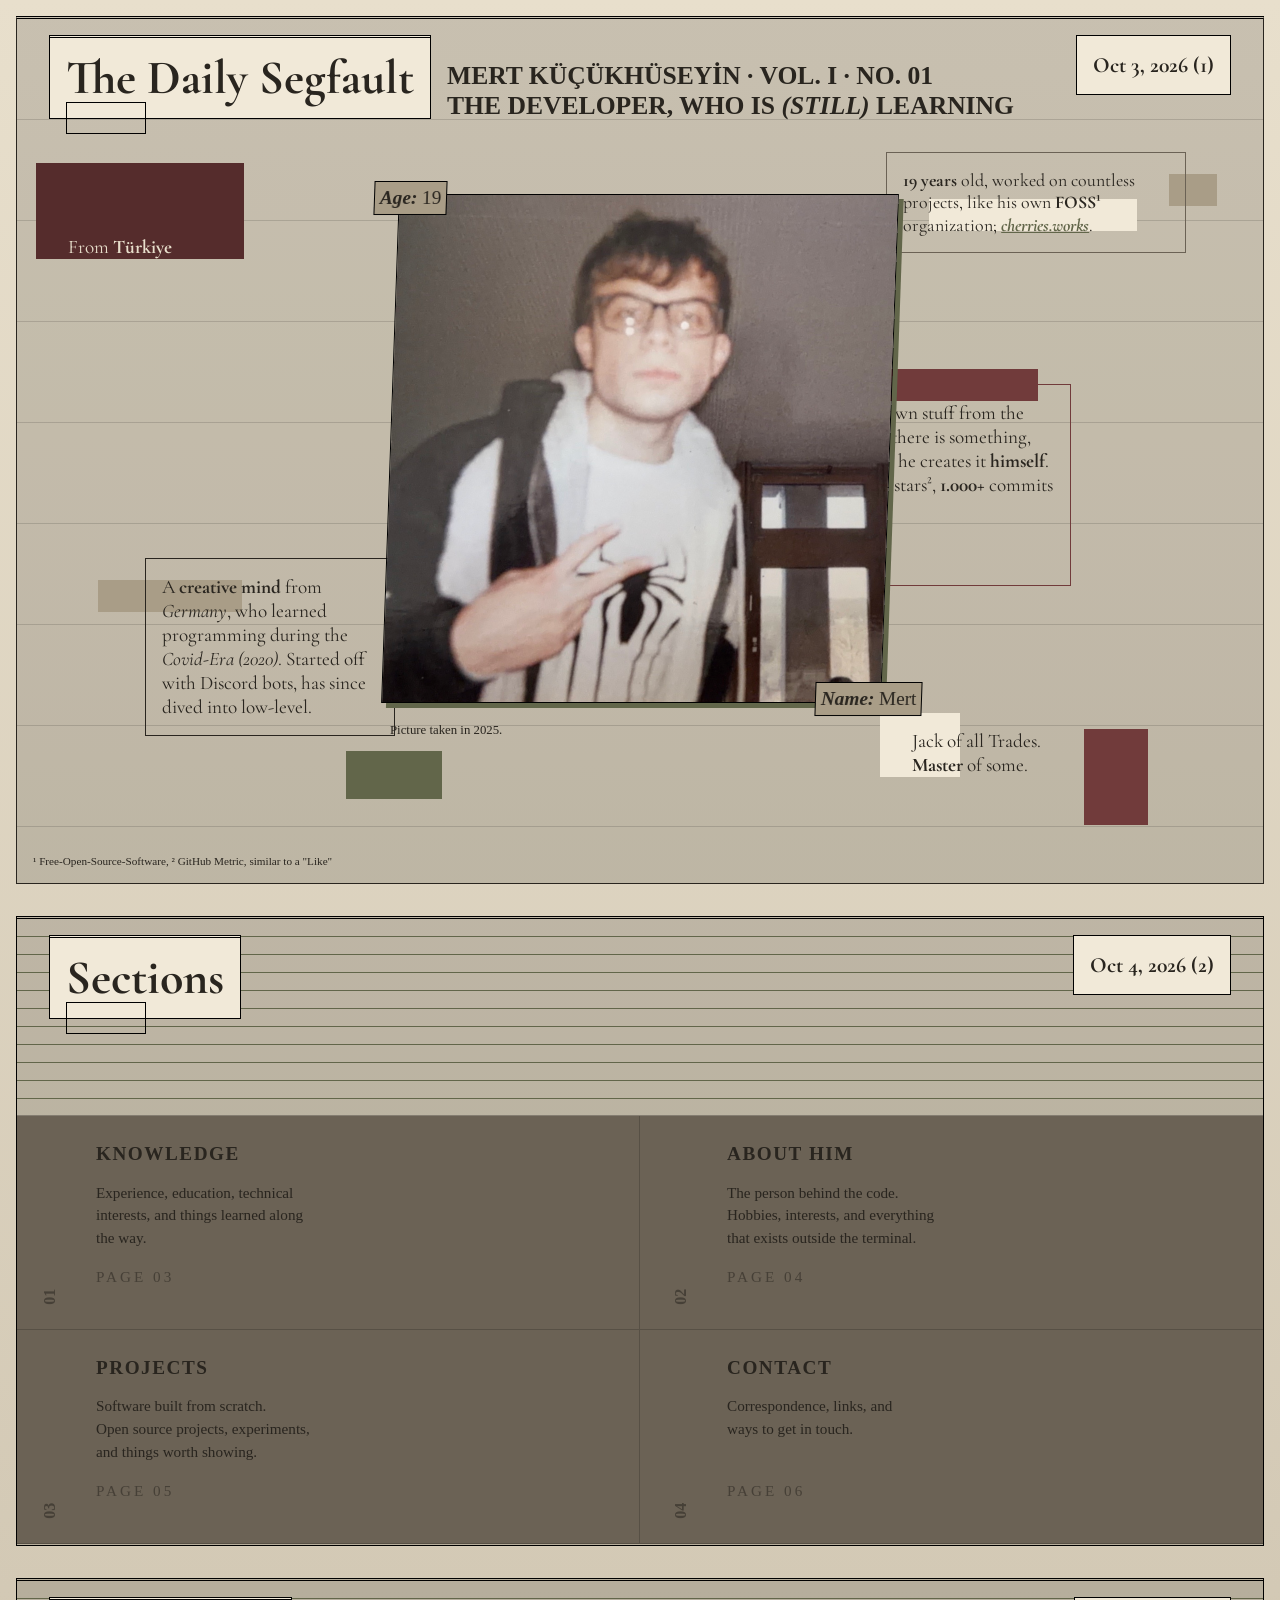
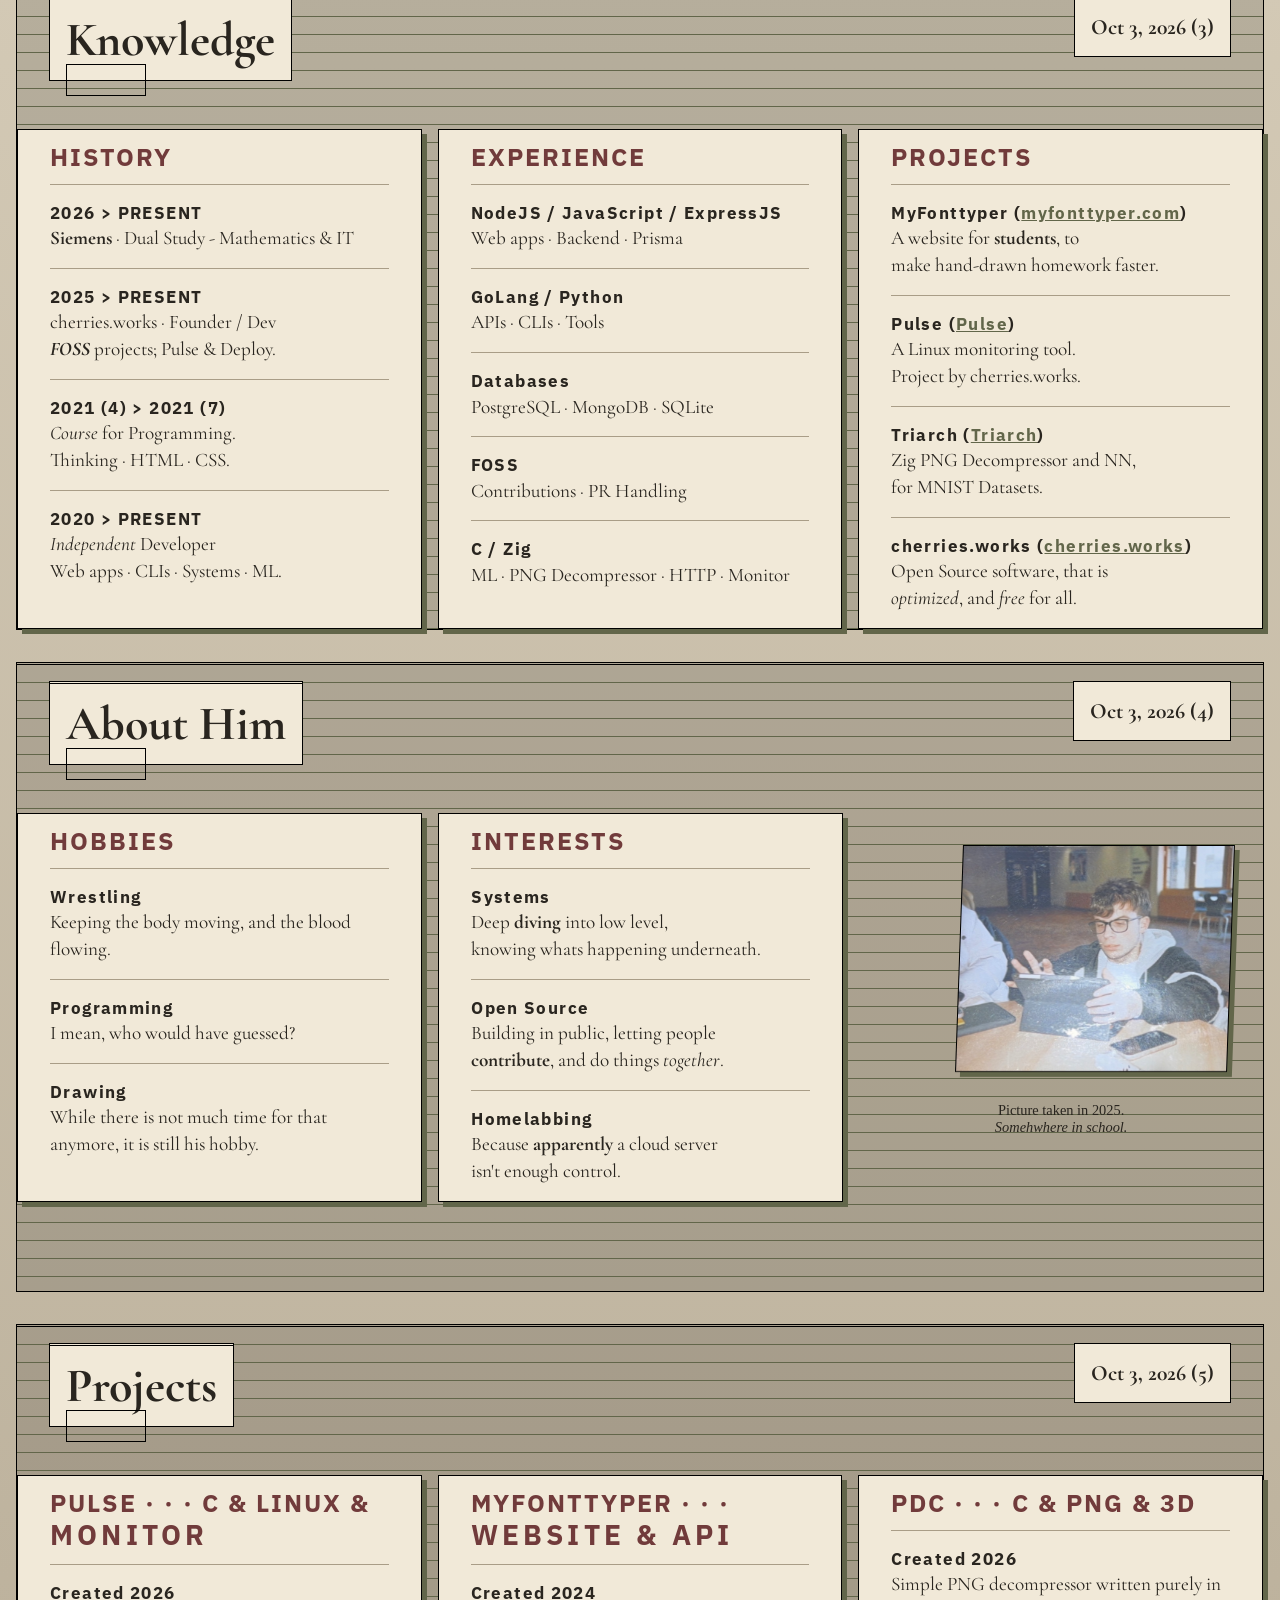
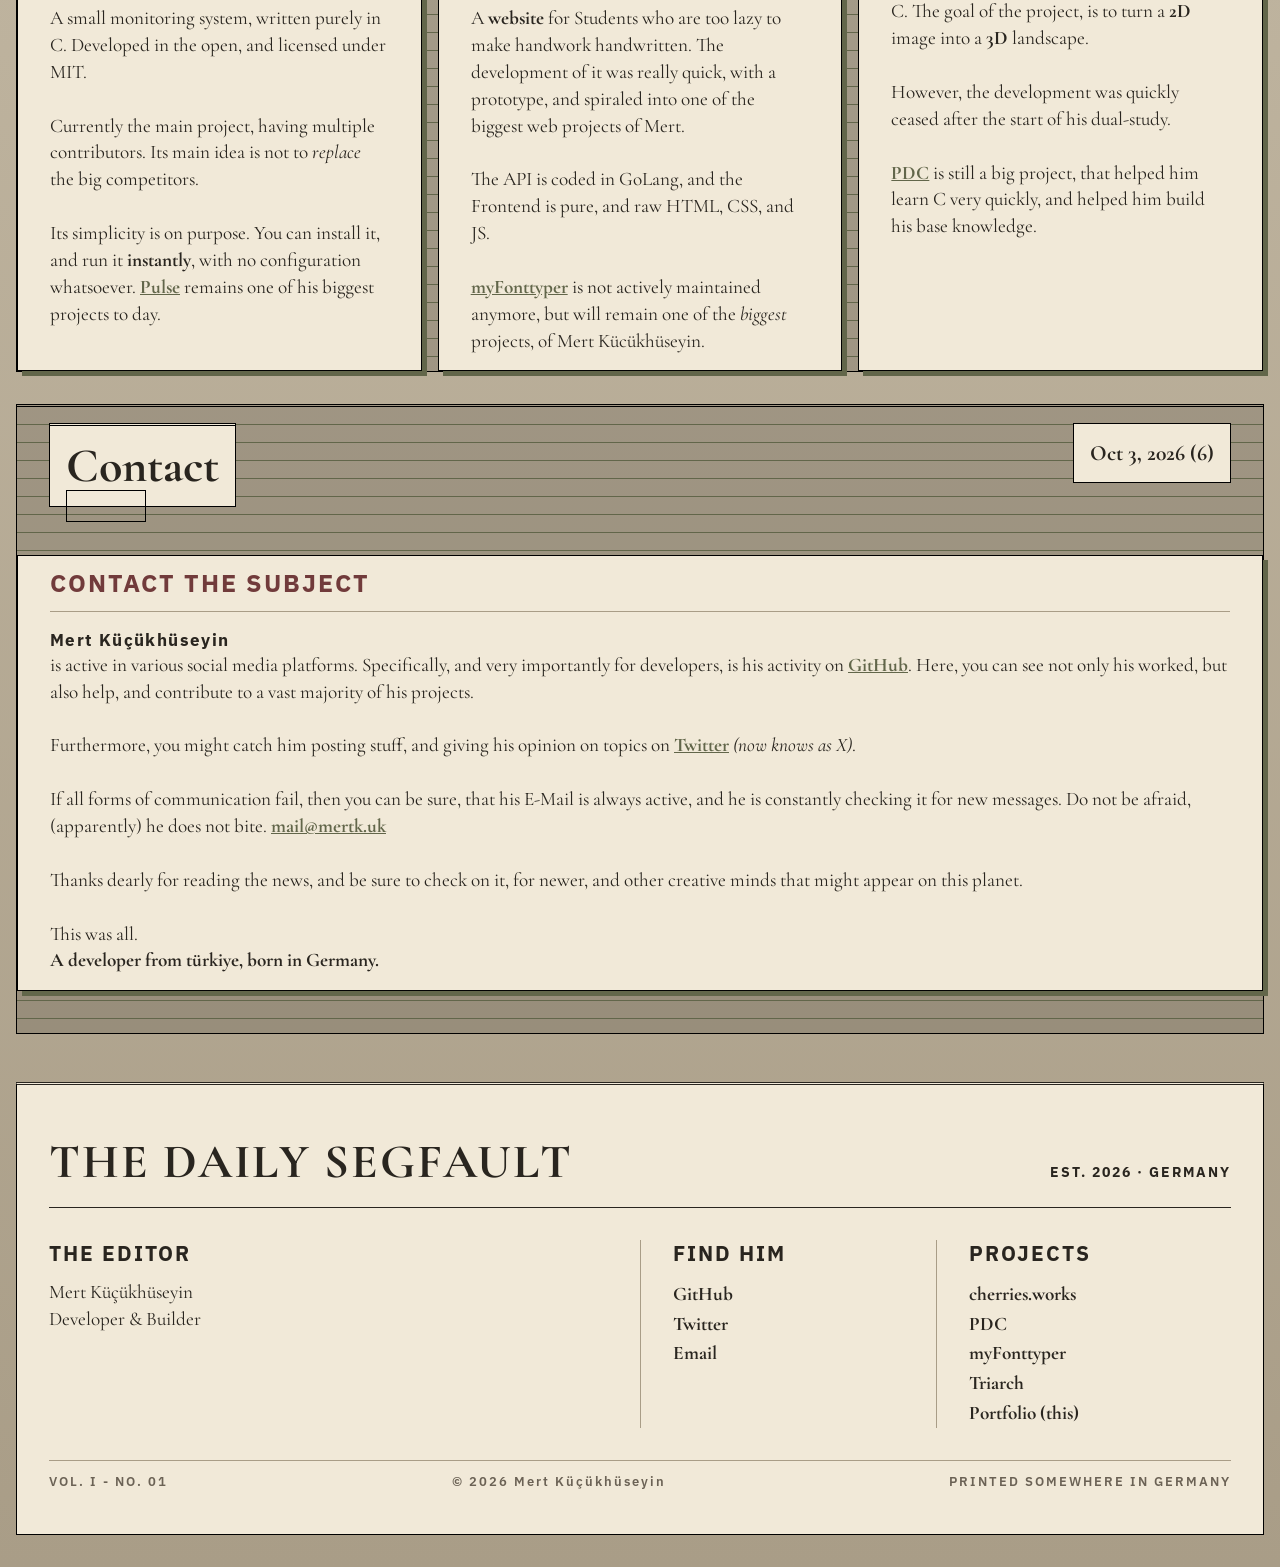
<file: new/index.html>
<!DOCTYPE html>
<html lang="en">
<head>
    <meta charset="UTF-8">
    <meta name="viewport" content="width=device-width, initial-scale=1.0">
    <title>Mert Küçükhüseyin, News</title>
    <link rel="shortcut icon" href="./assets/pfp.jpg" type="image/x-icon">
    <link rel="stylesheet" href="./styles/footer.css">
    <link rel="stylesheet" href="./styles/index.css">
    <link rel="stylesheet" href="./styles/index.animation.css">
    <link rel="stylesheet" href="./styles/index.newspaper.css">
    <link rel="stylesheet" href="./styles/index.newspaper.section.css">
    <link rel="stylesheet" href="./styles/index.pages.css">
</head>
<body>
    <div class="hero">
        <div class="main">
            <div class="newspaper_wrapper">
                <h1 class="newspaper_title">
                    The Daily Segfault
                </h1>
                <h3 class="newspaper_description">
                    MERT KÜÇÜKHÜSEYİN · VOL. I · NO. 01
                    <br>
                    THE DEVELOPER, WHO IS <i>(STILL)</i> LEARNING
                </h3>
                <p class="newspaper_date">
                    Oct 3, 2026 (1)
                </p>
            </div>
            <div class="image_wrapper">
                <img src="assets/me.png" alt="Me, yeah...">
                <p class="taken">
                    Picture taken in 2025.
                </p>
                <p class="name">
                    <b>
                        <i>
                            Name: 
                        </i>
                    </b>
                    Mert
                </p>
                <p class="age">
                    <b>
                        <i>
                            Age: 
                        </i>
                    </b>
                    19
                </p>
            </div>
            <p class="floating_description_1">
                A <b>creative mind</b> from <i>Germany</i>, who learned programming
                during the <i>Covid-Era (2020)</i>. Started off with Discord bots,
                has since dived into low-level.
            </p>
            <p class="floating_description_2">
                <b>19 years</b> old, worked on countless projects, like his
                own <b>FOSS¹</b> organization; <a href="https://cherries.works"><i>cherries.works</i></a>.
            </p>
            <p class="floating_description_3">
                From <b>Türkiye</b>
            </p>
            <p class="floating_description_4">
                Jack of all Trades.
                <br>
                <b>Master</b> of some.
            </p>
            <p class="floating_description_5">
                He <i>builds</i> his own stuff from the <b>ground up</b>.
                If there is something, <b>ANYTHING</b>, he creates it <b>himself</b>.
                <b>5</b> projects, <b>10+</b> stars², <b>1.000+</b> commits this year.
                <br>
                <br>
                Who is <i>he</i>?
            </p>
            <p class="bottom_description">
                ¹ Free-Open-Source-Software, ² GitHub Metric, similar to a "Like"
            </p>
        </div>
    </div>
    <div class="pages">
        <div class="page">
            <div class="newspaper_wrapper">
                <h1 class="newspaper_title">
                    Sections
                </h1>
                <p class="newspaper_date">
                    Oct 4, 2026 (2)
                </p>
            </div>
            <div class="newspaper_sections">
                <div class="newspaper_section">
                    <div class="newspaper_section_number">
                        01
                    </div>
                    <div class="newspaper_section_content">
                        <p class="title">
                            KNOWLEDGE
                        </p>
                        <p>
                            Experience, education, technical
                            <br>
                            interests, and things learned along
                            <br>
                            the way.
                        </p>
                        <p class="newspaper_section_page">
                            PAGE 03
                        </p>
                    </div>
                </div>
                <div class="newspaper_section">
                    <div class="newspaper_section_number">
                        02
                    </div>
                    <div class="newspaper_section_content">
                        <p class="title">
                            ABOUT HIM
                        </p>
                        <p>
                            The person behind the code.
                            <br>
                            Hobbies, interests, and everything
                            <br>
                            that exists outside the terminal.
                        </p>
                        <p class="newspaper_section_page">
                            PAGE 04
                        </p>
                    </div>
                </div>
                <div class="newspaper_section">
                    <div class="newspaper_section_number">
                        03
                    </div>
                    <div class="newspaper_section_content">
                        <p class="title">
                            PROJECTS
                        </p>
                        <p>
                            Software built from scratch.
                            <br>
                            Open source projects, experiments,
                            <br>
                            and things worth showing.
                        </p>
                        <p class="newspaper_section_page">
                            PAGE 05
                        </p>
                    </div>
                </div>
                <div class="newspaper_section">
                    <div class="newspaper_section_number">
                        04
                    </div>
                    <div class="newspaper_section_content">
                        <p class="title">
                            CONTACT
                        </p>
                        <p>
                            Correspondence, links, and
                            <br>
                            ways to get in touch.
                        </p>
                        <p class="newspaper_section_page">
                            PAGE 06
                        </p>
                    </div>
                </div>
            </div>
        </div>
        <div class="page">
            <div class="newspaper_wrapper">
                <h1 class="newspaper_title">
                    Knowledge
                </h1>
                <p class="newspaper_date">
                    Oct 3, 2026 (3)
                </p>
            </div>
            <div class="newspaper_container">
                <div class="newspaper_cards">
                    <p class="title">
                        HISTORY
                    </p>
                    <p>
                        2026 > PRESENT
                        <br>
                        <b>Siemens</b> · Dual Study - Mathematics & IT
                    </p>
                    <p>
                        2025 > PRESENT
                        <br>
                        cherries.works · Founder / Dev
                        <br>
                        <b><i>FOSS</i></b> projects; Pulse & Deploy.
                    </p>
                    <p>
                        2021 (4) > 2021 (7)
                        <br>
                        <i>Course</i> for Programming.
                        <br>
                        Thinking · HTML · CSS.
                    </p>
                    <p>
                        2020 > PRESENT
                        <br>
                        <i>Independent</i> Developer
                        <br>
                        Web apps · CLIs · Systems · ML.
                    </p>
                </div>
                <div class="newspaper_cards">
                    <p class="title">
                        EXPERIENCE
                    </p>
                    <p>
                        NodeJS / JavaScript / <b>ExpressJS</b>
                        <br>
                        Web apps · Backend · Prisma
                    </p>
                    <p>
                        <b>GoLang</b> / Python
                        <br>
                        APIs · CLIs · Tools
                    </p>
                    <p>
                        Databases
                        <br>
                        PostgreSQL · MongoDB · SQLite
                    </p>
                    <p>
                        FOSS
                        <br>
                        Contributions · PR Handling
                    </p>
                    <p>
                        C / Zig
                        <br>
                        ML · PNG Decompressor · HTTP · Monitor
                    </p>
                </div>
                <div class="newspaper_cards">
                    <p class="title">
                        PROJECTS
                    </p>
                    <p>
                        MyFonttyper (<a target="_blank" href="https://myfonttyper.com">myfonttyper.com</a>)                        
                        <br>
                        A website for <b>students</b>, to 
                        <br>
                        make hand-drawn homework faster.
                    </p>
                    <p>
                        Pulse (<a target="_blank" href="https://github.com/cherries-works/pulse">Pulse</a>)
                        <br>
                        A Linux monitoring tool.
                        <br>
                        Project by cherries.works.
                    </p>
                    <p>
                        Triarch (<a target="_blank" href="https://github.com/mertishere/Triarch">Triarch</a>)
                        <br>
                        Zig PNG Decompressor and NN,
                        <br>
                        for MNIST Datasets.
                    </p>
                    <p>
                        cherries.works (<a target="_blank" href="https://cherries.works">cherries.works</a>)
                        <br>
                        Open Source software, that is
                        <br>
                        <i>optimized</i>, and <i>free</i> for all.
                    </p>
                </div>
            </div>
        </div>
        <div class="page">
            <div class="newspaper_wrapper">
                <h1 class="newspaper_title">
                    About Him
                </h1>
                <p class="newspaper_date">
                    Oct 3, 2026 (4)
                </p>
            </div>
            <div class="newspaper_container">
                <div class="newspaper_cards">
                    <p class="title">
                        Hobbies
                    </p>
                    <p>
                        Wrestling
                        <br>
                        Keeping the body moving, and the blood flowing.
                    </p>
                    <p>
                        Programming
                        <br>
                        I mean, who would have guessed?
                    </p>
                    <p>
                        Drawing
                        <br>
                        While there is not much time for that
                        <br>
                        anymore, it is still his hobby.
                    </p>
                </div>
                <div class="newspaper_cards">
                    <p class="title">
                        Interests
                    </p>
                    <p>
                        Systems
                        <br>
                        Deep <b>diving</b> into low level,
                        <br> 
                        knowing whats happening underneath.                        
                    </p>
                    <p>
                        Open Source
                        <br>
                        Building in public, letting people 
                        <br>
                        <b>contribute</b>, and do things <i>together</i>. 
                    </p>
                    <p>
                        Homelabbing
                        <br>
                        Because <b>apparently</b> a cloud server
                        <br>
                        isn't enough control.
                    </p>
                </div>
                <div class="newspaper_me_wrapper">
                    <img class="newspaper_me" src="./assets/me2.jpg" alt="Me, again...">
                    <p class="newspaper_me_info">
                        Picture taken in 2025.
                        <br>
                        <i>Somehwhere in school.</i>
                    </p>
                </div>
            </div>
        </div>
        <div class="page">
            <div class="newspaper_wrapper">
                <h1 class="newspaper_title">
                    Projects
                </h1>
                <p class="newspaper_date">
                    Oct 3, 2026 (5)
                </p>
            </div>
            <div class="newspaper_container newspaper_project">
                <div class="newspaper_cards">
                    <p class="title">
                        Pulse · · · C & Linux & Monitor
                    </p>
                    <p>
                        Created 2026
                        <br>
                        A small monitoring system, written purely in C.
                        Developed in the open, and licensed under MIT.
                        <br>
                        <br>
                        Currently the main project, having multiple
                        contributors. Its main idea is not to <i>replace</i>
                        the big competitors.
                        <br>
                        <br>
                        Its simplicity is on purpose. You can install
                        it, and run it <b>instantly</b>, with no configuration
                        whatsoever. <a href="https://github.com/cherries-works/pulse">Pulse</a> remains
                        one of his biggest projects to day.
                    </p>
                </div>
                <div class="newspaper_cards">
                    <p class="title">
                        myFonttyper · · · Website & API
                    </p>
                    <p>
                        Created 2024
                        <br>
                        A <b>website</b> for Students who are too lazy to make
                        handwork handwritten. The development of it was really 
                        quick, with a prototype, and spiraled into one of the 
                        biggest web projects of Mert.
                        <br>
                        <br>
                        The API is coded in GoLang, and the Frontend is pure, and
                        raw HTML, CSS, and JS.
                        <br>
                        <br>
                        <a href="https://myfonttyper.com">myFonttyper</a> is not actively
                        maintained anymore, but will remain one of the <i>biggest</i> 
                        projects, of Mert Kücükhüseyin.
                    </p>
                </div>
                <div class="newspaper_cards">
                    <p class="title">
                        PDC · · · C & PNG & 3D
                    </p>
                    <p>
                        Created 2026
                        <br>
                        Simple PNG decompressor written purely in C.
                        The goal of the project, is to turn a <b>2D</b> image
                        into a <b>3D</b> landscape.
                        <br>
                        <br>
                        However, the development was quickly ceased after
                        the start of his dual-study.
                        <br>
                        <br>
                        <a href="https://github.com/mertishere/pdc">PDC</a> is still a big project, that helped him learn
                        C very quickly, and helped him build his base knowledge.
                    </p>
                </div>
            </div>
        </div>
        <div class="page">
            <div class="newspaper_wrapper">
                <h1 class="newspaper_title">
                    Contact
                </h1>
                <p class="newspaper_date">
                    Oct 3, 2026 (6)
                </p>
            </div>
            <div class="newspaper_container newspaper_project">
                <div class="newspaper_cards">
                    <p class="title">
                        Contact the Subject
                    </p>
                    <p>
                        Mert Küçükhüseyin
                        <br>
                        is active in various social media platforms. Specifically, and very importantly for developers,
                        is his activity on <a href="https://github.com/mertishere">GitHub</a>. Here, you can see not
                        only his worked, but also help, and contribute to a vast majority of his projects.
                        <br>
                        <br>
                        Furthermore, you might catch him posting stuff, and giving his opinion on topics on <a href="https://x.com/_im_mert">Twitter</a>
                        <i>(now knows as X)</i>.
                        <br>
                        <br>
                        If all forms of communication fail, then you can be sure, that his E-Mail is always active, and he is constantly checking it for new messages. Do not be afraid, (apparently) he does not bite. <a href="mailto:mail@mertk.uk">mail@mertk.uk</a>
                        <br>
                        <br>
                        Thanks dearly for reading the news, and be sure to check on it, for newer, and other creative minds that might appear on this planet.
                        <br>
                        <br>
                        This was all. 
                        <br>
                        <b>
                            A developer from türkiye, born in Germany.
                        </b>
                    </p>
                </div>
            </div>
        </div>
    </div>
    <footer>
        <div class="footer_header">
            <h2>THE DAILY SEGFAULT</h2>
            <span>EST. 2026 · GERMANY</span>
        </div>
        <div class="footer_content">
            <div class="footer_column">
                <h3>THE EDITOR</h3>
                <p>
                    Mert Küçükhüseyin<br>
                    Developer & Builder
                </p>
            </div>
            <div class="footer_column">
                <h3>FIND HIM</h3>
                <a target="_blank" href="https://github.com/mertishere">GitHub</a>
                <a target="_blank" href="https://x.com/_im_mert">Twitter</a>
                <a target="_blank" href="mailto:mail@mertk.uk">Email</a>
            </div>
            <div class="footer_column">
                <h3>PROJECTS</h3>
                <a target="_blank" href="https://cherries.works">cherries.works</a>
                <a target="_blank" href="https://github.com/mertishere/pdc">PDC</a>
                <a target="_blank" href="https://myfonttyper.com">myFonttyper</a>
                <a target="_blank" href="https://github.com/mertishere/Triarch">Triarch</a>
                <a target="_blank" href="https://github.com/mertishere/portfolio">Portfolio (this)</a>
            </div>
        </div>

        <div class="footer_bottom">
            <span>VOL. I - NO. 01</span>
            <span>© 2026 Mert Küçükhüseyin</span>
            <span>PRINTED SOMEWHERE IN GERMANY</span>
        </div>
    </footer>
</body>
</html>
</file>
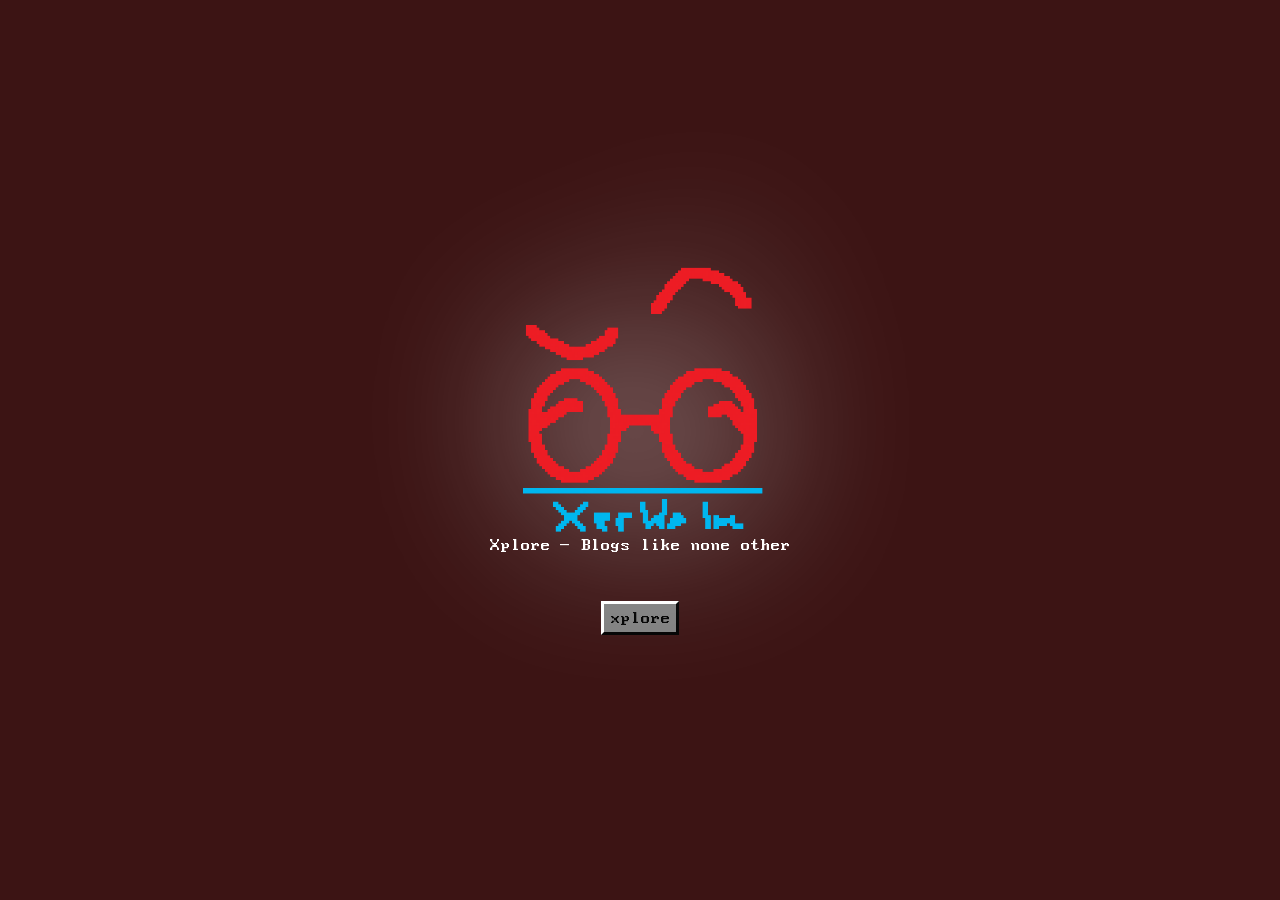
<file: old/blog/index.html>
<!DOCTYPE html>
<html lang="en">
<head>
    <meta charset="UTF-8">
    <meta name="viewport" content="width=device-width, initial-scale=1.0">
    <title>Xplore</title>
    <link rel="stylesheet" href="styles/main.css">
    <link rel="stylesheet" href="styles/boot.css">
    <link rel="icon" href="assets/xplore_logo.png">
    <script src="js/main.js" defer></script>
</head>
<body>
    <div class="introduction_screen">
        <img src="assets/xplore_logo.png" alt="">
        <p>
            Xplore - Blogs like none other
        </p>
        <button class="xplore_button">
            xplore
        </button>
    </div>

    <div class="main_section">
        <nav>
            <p>
                Xplore Blogs
            </p>
        </nav>
        <div class="blogs_wrapper">
            <a 
                class="blog"
                href="../blog/blogs/square_root.html"
                >
                <div class="blog_information_wrapper">
                    <div class="blog_main">
                        <img
                        class="blog_thumbnail" 
                        src="assets/square_root.png" 
                        alt="">
                        <p class="blog_title">
                            Square Root Algorithm
                        </p>
                    </div>
                    <br>
                    <p class="blog_description">
                        Whether it is in school, or in programming, taking the square root of a number is not a rarity. But, how does this simple, yet widely used algorithm work? What is behind this "√" character?
                    </p>
                    <p class="blog_date">
                        09/10/2024
                    </p>
                </div>
            </a>
<!--             
            <a 
                class="blog"
                href="../blog/blogs/dijkstras_algorithm.html"
                >
                <div class="blog_information_wrapper">
                    <div class="blog_main">
                        <img
                        class="blog_thumbnail" 
                        src="assets/dijkstras_algorithm.png" 
                        alt="">
                        <p class="blog_title">
                            Dijkstra's Algorithm
                        </p>
                    </div>
                    <br>
                    <p class="blog_description">
                        Google, and all of the other tools we use for finding locations, need to find the shortest path (the quickest). How do they know though? Let's take a look at one of the widely spread algorithms.
                    </p>
                    <p class="blog_date">
                        09/10/2024
                    </p>
                </div>
            </a>
            
            <a 
                class="blog"
                href="../blog/blogs/binary_search.html"
                >
                <div class="blog_information_wrapper">
                    <div class="blog_main">
                        <img
                        class="blog_thumbnail" 
                        src="assets/binary_search.png" 
                        alt="">
                        <p class="blog_title">
                            Binary Search
                        </p>
                    </div>
                    <br>
                    <p class="blog_description">
                        If you were trying to find an item in an array, it would take you O(n) of time. However, using Binary Search, it only takes O(log n)... How tf-
                    </p>
                    <p class="blog_date">
                        09/10/2024
                    </p>
                </div>
            </a> -->
        </div>
        <footer>Copyright (c)</footer>
    </div>
</body>
</html>
</file>
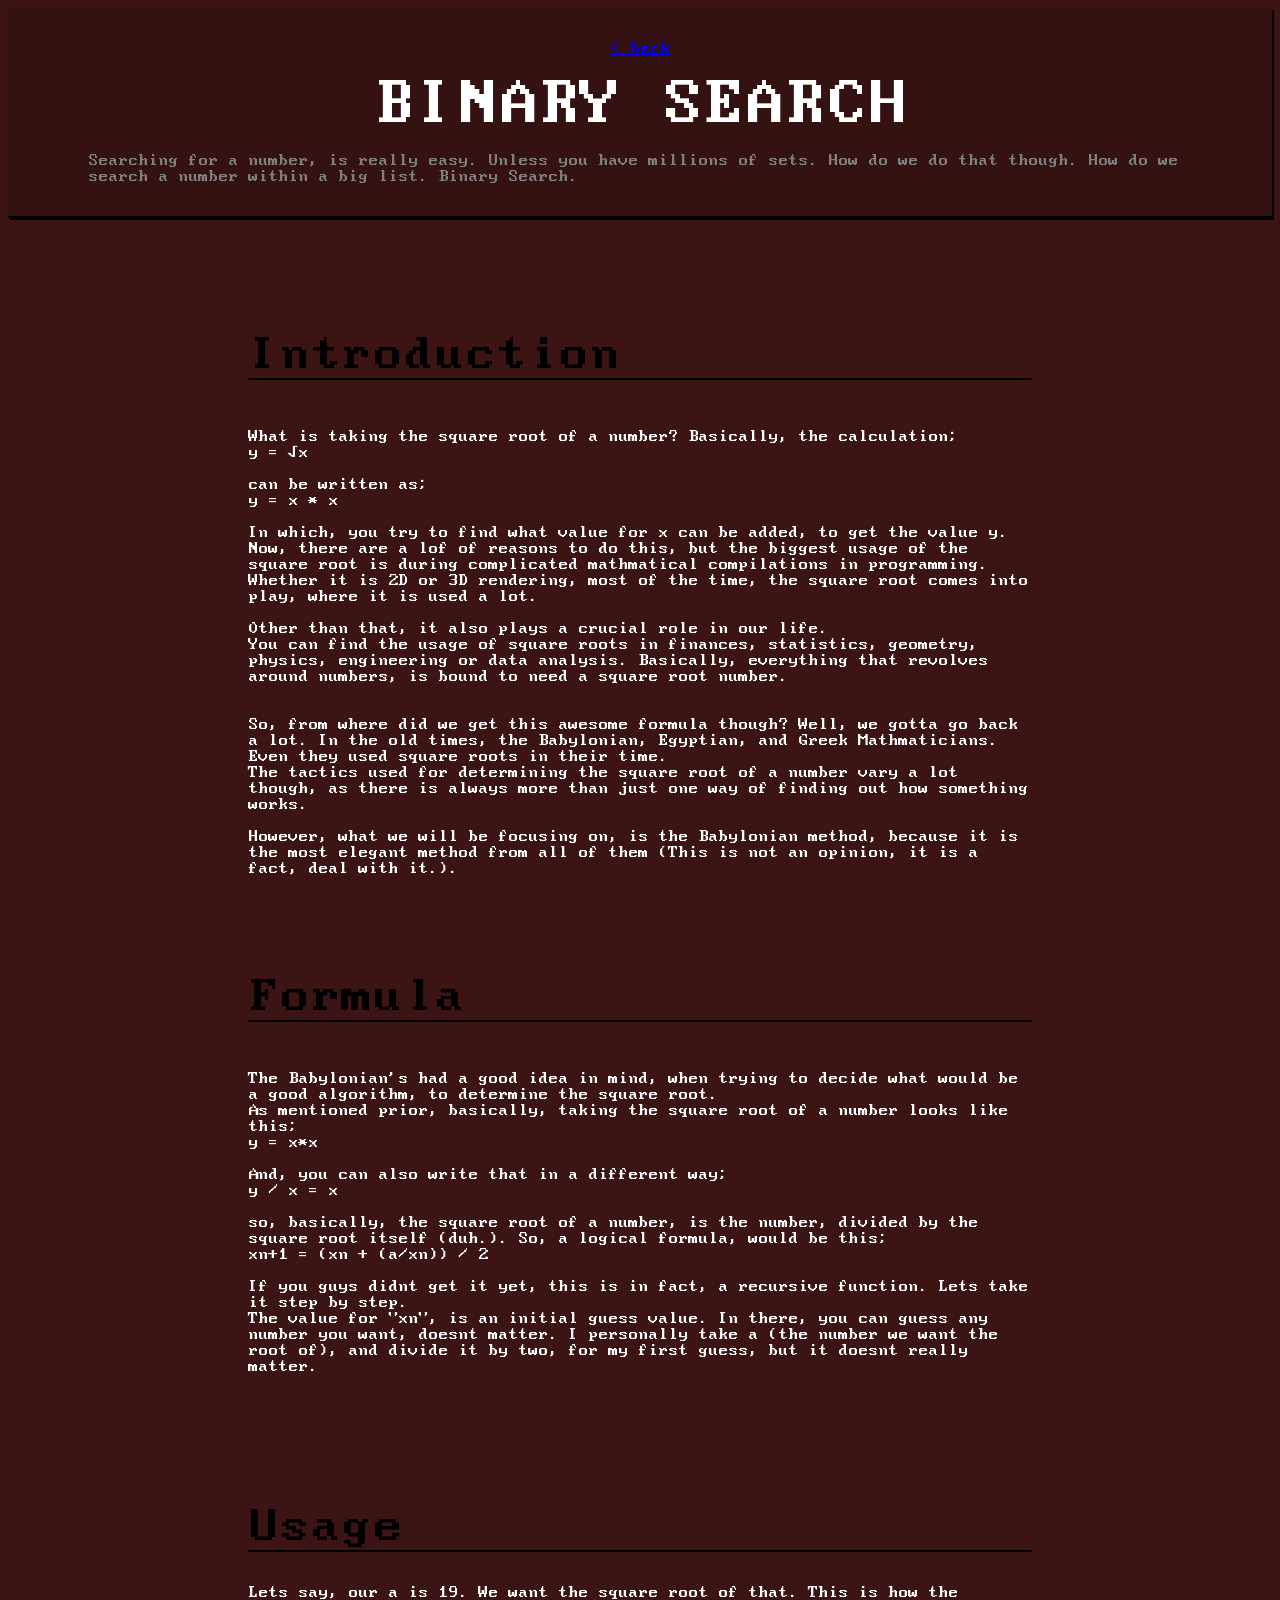
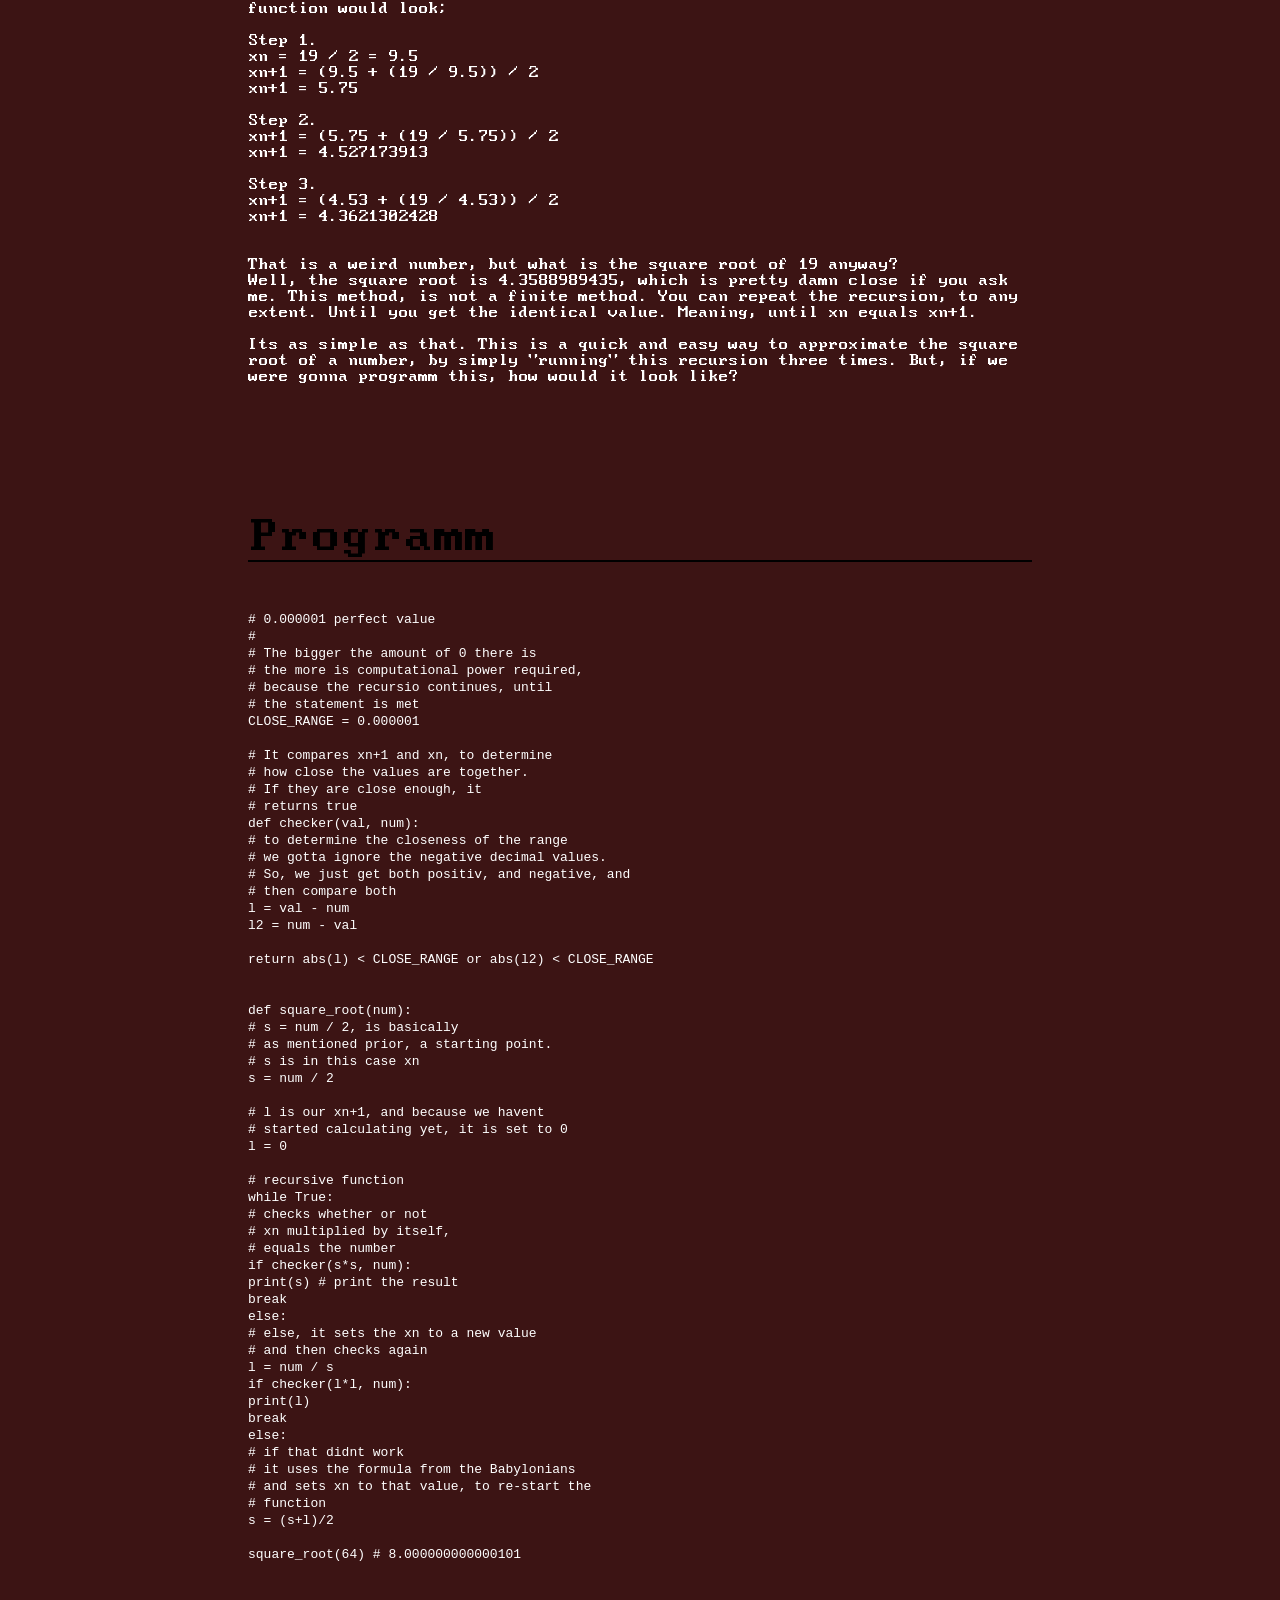
<file: old/blog/blogs/binary_search.html>
<!DOCTYPE html>
<html lang="en">
<head>
    <meta charset="UTF-8">
    <meta name="viewport" content="width=device-width, initial-scale=1.0">
    <title>Binary Search</title>
    <link rel="icon" href="../assets/binary_search.png">
    <link rel="stylesheet" href="../styles/blog.css">
</head>
<body>
    <div class="main_title">
        <a href="/blog/index.html">< back</a>
        <p class="main_title_text">
            BINARY SEARCH
        </p>
        <p class="main_description">
            Searching for a number, is really easy. Unless you have millions of sets. How do we do that though. How do we search a number within a big list. Binary Search.
        </p>
    </div>
    <div class="blog_content">
        <p class="title">
            Introduction
        </p>
        <br>
        <p>
            What is taking the square root of a number? Basically, the calculation; 
            <br>
            y = √x
            <br>
            <br>
            can be written as;
            <br>
            y = x * x
            <br>
            <br>
            In which, you try to find what value for x can be added, to get the value y.
            Now, there are a lof of reasons to do this, but the biggest usage of the square root is during complicated mathmatical
            compilations in programming. Whether it is 2D or 3D rendering, most of the time, the square root comes into play, where
            it is used a lot.
            <br>
            <br>
            Other than that, it also plays a crucial role in our life. 
            <br>
            You can find the usage of square roots in finances, statistics,
            geometry, physics, engineering or data analysis. Basically, everything that revolves around numbers, is bound to need 
            a square root number.
            <br>
            <br>
            <br>
            So, from where did we get this awesome formula though? Well, we gotta go back a lot.
            In the old times, the Babylonian, Egyptian, and Greek Mathmaticians. Even they used
            square roots in their time.
            <br>
            The tactics used for determining the square root of a number vary a lot though, as 
            there is always more than just one way of finding out how something works.
            <br>
            <br>
            However, what we will be focusing on, is the Babylonian method, because it is the most
            elegant method from all of them (This is not an opinion, it is a fact, deal with it.).
            <br>
            <br>
            <br>
            <br>
            <br>
            <p class="title">
                Formula
            </p>
            <br>
            <p>
                The Babylonian's had a good idea in mind, when trying to decide what would be a good
                algorithm, to determine the square root.
                <br>
                As mentioned prior, basically, taking the square root of a number looks like this;
                <br>
                y = x*x
                <br>
                <br>
                And, you can also write that in a different way;
                <br>
                y / x = x
                <br>
                <br>
                so, basically, the square root of a number, is the number, divided by the square root itself (duh.).
                So, a logical formula, would be this;
                <br>
                xn+1 = (xn + (a/xn)) / 2
                <br>
                <br>
                If you guys didnt get it yet, this is in fact, a recursive function. Lets take it step by step.
                <br>
                The value for "xn", is an initial guess value. In there, you can guess any number you want, doesnt matter.
                I personally take a (the number we want the root of), and divide it by two, for my first guess, but it doesnt really matter.
                <br>
                <br>
                </p>

                <br>
                <br>
                <br>
                <br>
                <br>
                <p class="title">
                    Usage
                </p>
                <p>
                Lets say, our a is 19. We want the square root of that. This is how the function would look;
                <br>
                <br>
                Step 1. <br>
                xn = 19 / 2 = 9.5
                <br>
                xn+1 = (9.5 + (19 / 9.5)) / 2
                <br>
                xn+1 = 5.75
                <br>
                <br>
                Step 2. <br>
                xn+1 = (5.75 + (19 / 5.75)) / 2
                <br>
                xn+1 = 4.527173913
                <br>
                <br>
                Step 3. <br>
                xn+1 = (4.53 + (19 / 4.53)) / 2
                <br>
                xn+1 = 4.3621302428

                <br>
                <br>
                <br>
                That is a weird number, but what is the square root of 19 anyway? <br>
                Well, the square root is 4.3588989435, which is pretty damn close if you ask me.
                This method, is not a finite method. You can repeat the recursion, to any extent. Until
                you get the identical value. Meaning, until xn equals xn+1. 
                <br>
                <br>
                Its as simple as that. This is a quick and easy way to approximate the square root of a number,
                by simply "running" this recursion three times. But, if we were gonna programm this, how would
                it look like?
                <br>
                <br>
            </p>
            <br>
            <br>
            <br>
            <br>
            <br>
            <p class="title">
                Programm
            </p>
            <br>
            <div class="programm">
                <code class="code">
                    # 0.000001 perfect value
                    <br>
                    #
                    <br>
                    # The bigger the amount of 0 there is
                    <br>
                    # the more is computational power required, 
                    <br>
                    # because the recursio continues, until
                    <br>
                    # the statement is met
                    <br>
                    CLOSE_RANGE = 0.000001
                    <br>
                    
                    <br>
                    # It compares xn+1 and xn, to determine
                    <br>
                    # how close the values are together.
                    <br>
                    # If they are close enough, it
                    <br>
                    # returns true
                    <br>
                    def checker(val, num):
                    <br>
                    # to determine the closeness of the range
                    <br>
                    # we gotta ignore the negative decimal values.
                    <br>
                    # So, we just get both positiv, and negative, and 
                    <br>
                    # then compare both
                    <br>
                    l = val - num
                    <br>
                    l2 = num - val
                    <br>
                    
                    <br>
                    return abs(l) < CLOSE_RANGE or abs(l2) < CLOSE_RANGE
                    <br>
                    
                    <br>
                    
                    <br>
                    def square_root(num):
                    <br>
                    # s = num / 2, is basically
                    <br>
                    # as mentioned prior, a starting point.
                    <br>
                    # s is in this case xn
                    <br>
                    s = num / 2
                    <br>
                    
                    <br>
                    # l is our xn+1, and because we havent
                    <br>
                    # started calculating yet, it is set to 0
                    <br>
                    l = 0
                    <br>
                    
                    <br>
                    # recursive function
                    <br>
                    while True:
                    <br>
                    # checks whether or not
                    <br>
                    # xn multiplied by itself, 
                    <br>
                    # equals the number
                    <br>
                    if checker(s*s, num):
                    <br>
                    print(s) # print the result
                    <br>
                    break
                    <br>
                    else:
                    <br>
                    # else, it sets the xn to a new value
                    <br>
                    # and then checks again
                    <br>
                    l = num / s
                    <br>
                    if checker(l*l, num):
                    <br>
                    print(l)
                    <br>
                    break
                    <br>
                    else:
                    <br>
                    # if that didnt work
                    <br>
                    # it uses the formula from the Babylonians
                    <br>
                    # and sets xn to that value, to re-start the 
                    <br>
                    # function
                    <br>
                    s = (s+l)/2
                    <br>
                    
                    <br>
                    square_root(64)  # 8.000000000000101
                    <br>
                </code>
            </div>
        </p>
    </div>
    <a href="/blog/index.html">< back</a>
</body>
</html>
</file>
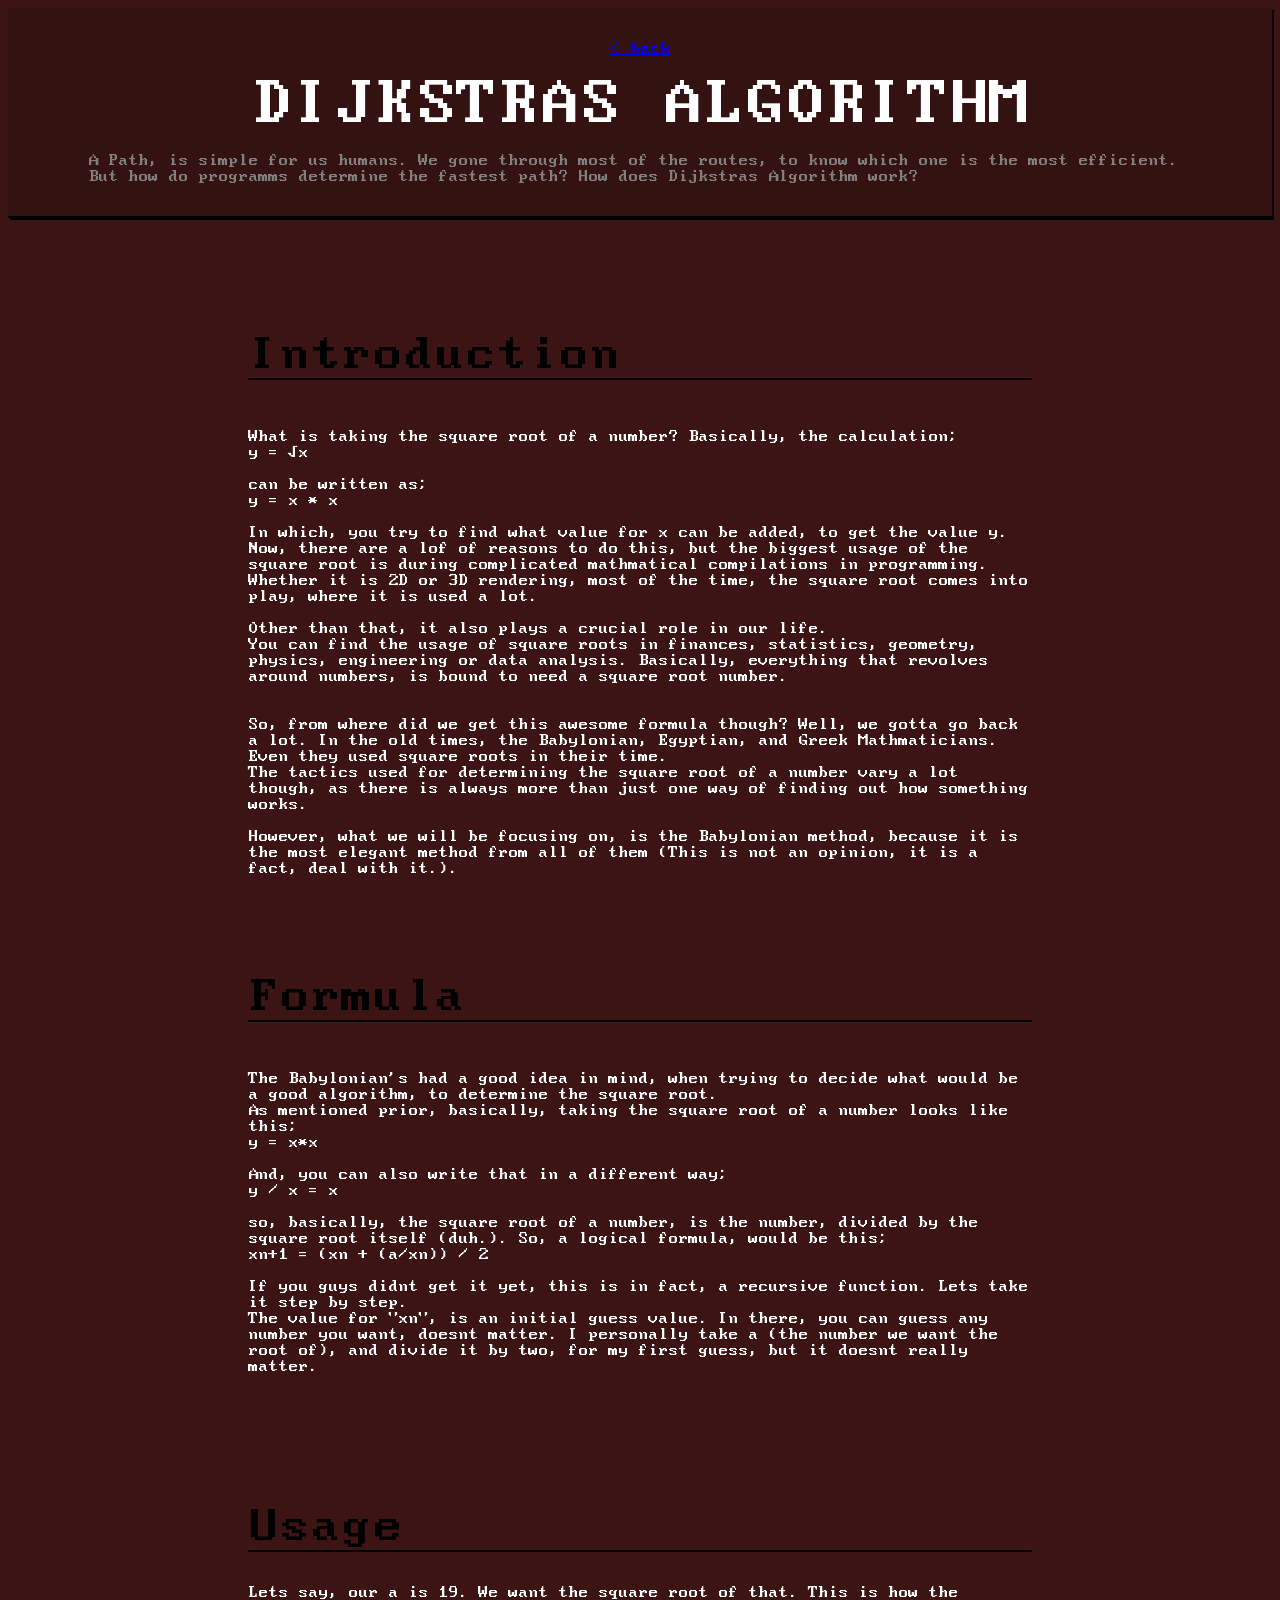
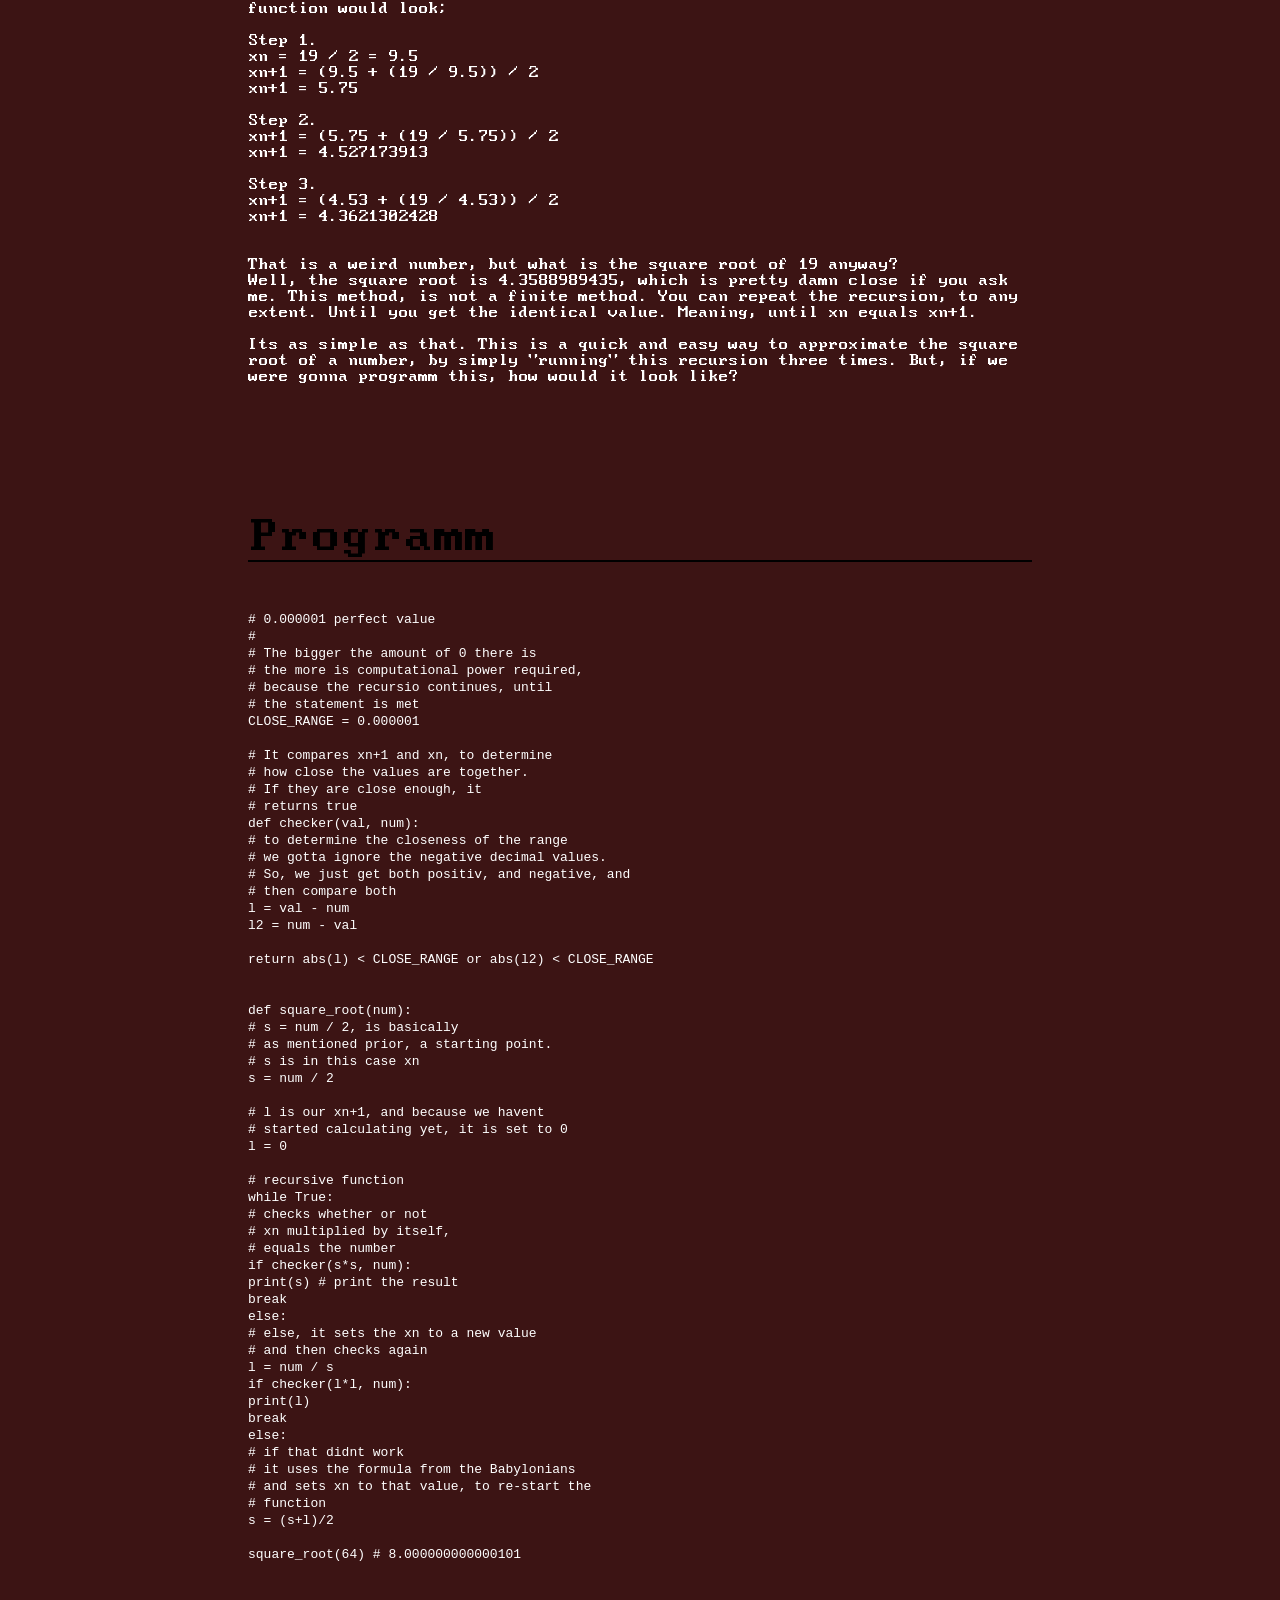
<file: old/blog/blogs/dijkstras_algorithm.html>
<!DOCTYPE html>
<html lang="en">
<head>
    <meta charset="UTF-8">
    <meta name="viewport" content="width=device-width, initial-scale=1.0">
    <title>Dijkstra's Algorithm</title>
    <link rel="icon" href="../assets/dijkstras_algorithm.png">
    <link rel="stylesheet" href="../styles/blog.css">
</head>
<body>
    <div class="main_title">
        <a href="/blog/index.html">< back</a>
        <p class="main_title_text">
            DIJKSTRAS ALGORITHM
        </p>
        <p class="main_description">
            A Path, is simple for us humans. We gone through most of the routes, to know which one is the most efficient. But how do programms determine the fastest path? How does Dijkstras Algorithm work?
        </p>
    </div>
    <div class="blog_content">
        <p class="title">
            Introduction
        </p>
        <br>
        <p>
            What is taking the square root of a number? Basically, the calculation; 
            <br>
            y = √x
            <br>
            <br>
            can be written as;
            <br>
            y = x * x
            <br>
            <br>
            In which, you try to find what value for x can be added, to get the value y.
            Now, there are a lof of reasons to do this, but the biggest usage of the square root is during complicated mathmatical
            compilations in programming. Whether it is 2D or 3D rendering, most of the time, the square root comes into play, where
            it is used a lot.
            <br>
            <br>
            Other than that, it also plays a crucial role in our life. 
            <br>
            You can find the usage of square roots in finances, statistics,
            geometry, physics, engineering or data analysis. Basically, everything that revolves around numbers, is bound to need 
            a square root number.
            <br>
            <br>
            <br>
            So, from where did we get this awesome formula though? Well, we gotta go back a lot.
            In the old times, the Babylonian, Egyptian, and Greek Mathmaticians. Even they used
            square roots in their time.
            <br>
            The tactics used for determining the square root of a number vary a lot though, as 
            there is always more than just one way of finding out how something works.
            <br>
            <br>
            However, what we will be focusing on, is the Babylonian method, because it is the most
            elegant method from all of them (This is not an opinion, it is a fact, deal with it.).
            <br>
            <br>
            <br>
            <br>
            <br>
            <p class="title">
                Formula
            </p>
            <br>
            <p>
                The Babylonian's had a good idea in mind, when trying to decide what would be a good
                algorithm, to determine the square root.
                <br>
                As mentioned prior, basically, taking the square root of a number looks like this;
                <br>
                y = x*x
                <br>
                <br>
                And, you can also write that in a different way;
                <br>
                y / x = x
                <br>
                <br>
                so, basically, the square root of a number, is the number, divided by the square root itself (duh.).
                So, a logical formula, would be this;
                <br>
                xn+1 = (xn + (a/xn)) / 2
                <br>
                <br>
                If you guys didnt get it yet, this is in fact, a recursive function. Lets take it step by step.
                <br>
                The value for "xn", is an initial guess value. In there, you can guess any number you want, doesnt matter.
                I personally take a (the number we want the root of), and divide it by two, for my first guess, but it doesnt really matter.
                <br>
                <br>
                </p>

                <br>
                <br>
                <br>
                <br>
                <br>
                <p class="title">
                    Usage
                </p>
                <p>
                Lets say, our a is 19. We want the square root of that. This is how the function would look;
                <br>
                <br>
                Step 1. <br>
                xn = 19 / 2 = 9.5
                <br>
                xn+1 = (9.5 + (19 / 9.5)) / 2
                <br>
                xn+1 = 5.75
                <br>
                <br>
                Step 2. <br>
                xn+1 = (5.75 + (19 / 5.75)) / 2
                <br>
                xn+1 = 4.527173913
                <br>
                <br>
                Step 3. <br>
                xn+1 = (4.53 + (19 / 4.53)) / 2
                <br>
                xn+1 = 4.3621302428

                <br>
                <br>
                <br>
                That is a weird number, but what is the square root of 19 anyway? <br>
                Well, the square root is 4.3588989435, which is pretty damn close if you ask me.
                This method, is not a finite method. You can repeat the recursion, to any extent. Until
                you get the identical value. Meaning, until xn equals xn+1. 
                <br>
                <br>
                Its as simple as that. This is a quick and easy way to approximate the square root of a number,
                by simply "running" this recursion three times. But, if we were gonna programm this, how would
                it look like?
                <br>
                <br>
            </p>
            <br>
            <br>
            <br>
            <br>
            <br>
            <p class="title">
                Programm
            </p>
            <br>
            <div class="programm">
                <code class="code">
                    # 0.000001 perfect value
                    <br>
                    #
                    <br>
                    # The bigger the amount of 0 there is
                    <br>
                    # the more is computational power required, 
                    <br>
                    # because the recursio continues, until
                    <br>
                    # the statement is met
                    <br>
                    CLOSE_RANGE = 0.000001
                    <br>
                    
                    <br>
                    # It compares xn+1 and xn, to determine
                    <br>
                    # how close the values are together.
                    <br>
                    # If they are close enough, it
                    <br>
                    # returns true
                    <br>
                    def checker(val, num):
                    <br>
                    # to determine the closeness of the range
                    <br>
                    # we gotta ignore the negative decimal values.
                    <br>
                    # So, we just get both positiv, and negative, and 
                    <br>
                    # then compare both
                    <br>
                    l = val - num
                    <br>
                    l2 = num - val
                    <br>
                    
                    <br>
                    return abs(l) < CLOSE_RANGE or abs(l2) < CLOSE_RANGE
                    <br>
                    
                    <br>
                    
                    <br>
                    def square_root(num):
                    <br>
                    # s = num / 2, is basically
                    <br>
                    # as mentioned prior, a starting point.
                    <br>
                    # s is in this case xn
                    <br>
                    s = num / 2
                    <br>
                    
                    <br>
                    # l is our xn+1, and because we havent
                    <br>
                    # started calculating yet, it is set to 0
                    <br>
                    l = 0
                    <br>
                    
                    <br>
                    # recursive function
                    <br>
                    while True:
                    <br>
                    # checks whether or not
                    <br>
                    # xn multiplied by itself, 
                    <br>
                    # equals the number
                    <br>
                    if checker(s*s, num):
                    <br>
                    print(s) # print the result
                    <br>
                    break
                    <br>
                    else:
                    <br>
                    # else, it sets the xn to a new value
                    <br>
                    # and then checks again
                    <br>
                    l = num / s
                    <br>
                    if checker(l*l, num):
                    <br>
                    print(l)
                    <br>
                    break
                    <br>
                    else:
                    <br>
                    # if that didnt work
                    <br>
                    # it uses the formula from the Babylonians
                    <br>
                    # and sets xn to that value, to re-start the 
                    <br>
                    # function
                    <br>
                    s = (s+l)/2
                    <br>
                    
                    <br>
                    square_root(64)  # 8.000000000000101
                    <br>
                </code>
            </div>
        </p>
    </div>
    <a href="/blog/index.html">< back</a>
</body>
</html>
</file>
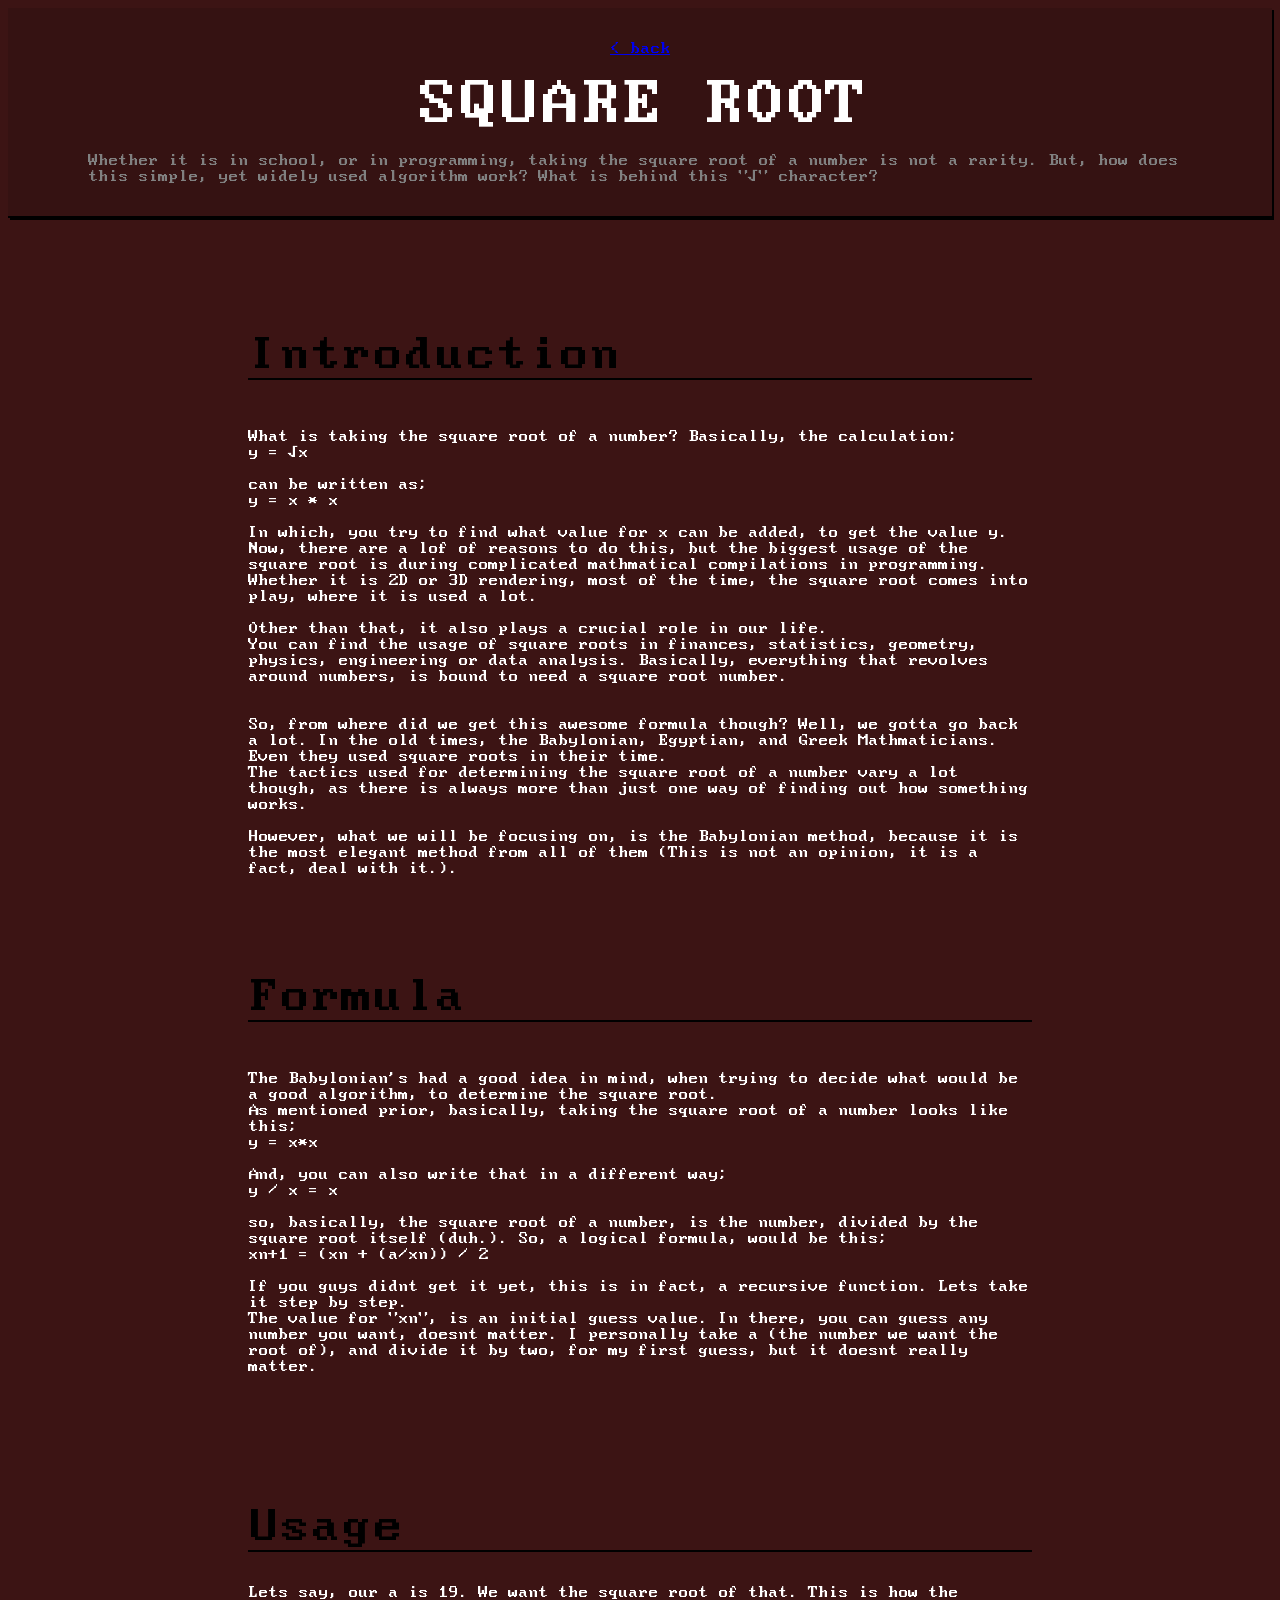
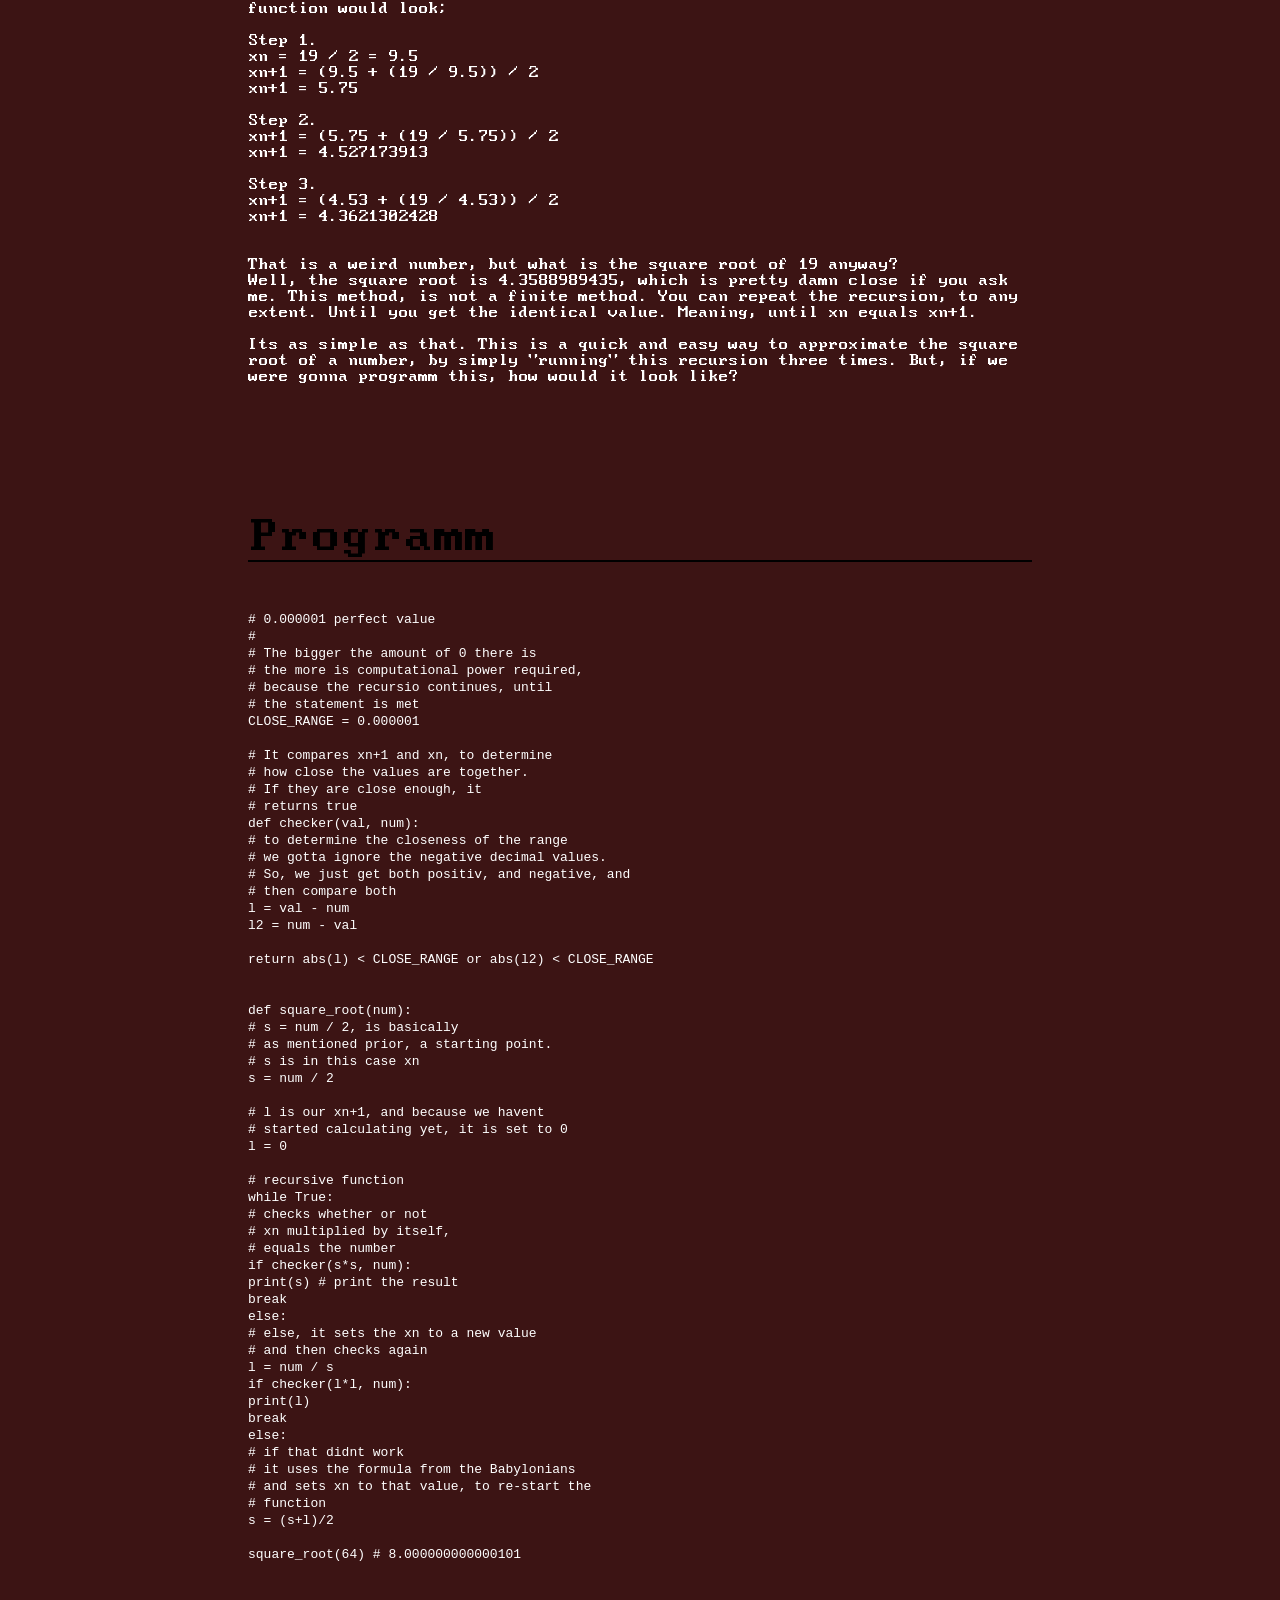
<file: old/blog/blogs/square_root.html>
<!DOCTYPE html>
<html lang="en">
<head>
    <meta charset="UTF-8">
    <meta name="viewport" content="width=device-width, initial-scale=1.0">
    <title>Square Root</title>
    <link rel="icon" href="../assets/square_root.png">
    <link rel="stylesheet" href="../styles/blog.css">
</head>
<body>
    <div class="main_title">
        <a href="/blog/index.html">< back</a>
        <p class="main_title_text">
            SQUARE ROOT
        </p>
        <p class="main_description">
            Whether it is in school, or in programming, taking the square root of a number is not a rarity. But, how does this simple, yet widely used algorithm work? What is behind this "√" character?
        </p>
    </div>
    <div class="blog_content">
        <p class="title">
            Introduction
        </p>
        <br>
        <p>
            What is taking the square root of a number? Basically, the calculation; 
            <br>
            y = √x
            <br>
            <br>
            can be written as;
            <br>
            y = x * x
            <br>
            <br>
            In which, you try to find what value for x can be added, to get the value y.
            Now, there are a lof of reasons to do this, but the biggest usage of the square root is during complicated mathmatical
            compilations in programming. Whether it is 2D or 3D rendering, most of the time, the square root comes into play, where
            it is used a lot.
            <br>
            <br>
            Other than that, it also plays a crucial role in our life. 
            <br>
            You can find the usage of square roots in finances, statistics,
            geometry, physics, engineering or data analysis. Basically, everything that revolves around numbers, is bound to need 
            a square root number.
            <br>
            <br>
            <br>
            So, from where did we get this awesome formula though? Well, we gotta go back a lot.
            In the old times, the Babylonian, Egyptian, and Greek Mathmaticians. Even they used
            square roots in their time.
            <br>
            The tactics used for determining the square root of a number vary a lot though, as 
            there is always more than just one way of finding out how something works.
            <br>
            <br>
            However, what we will be focusing on, is the Babylonian method, because it is the most
            elegant method from all of them (This is not an opinion, it is a fact, deal with it.).
            <br>
            <br>
            <br>
            <br>
            <br>
            <p class="title">
                Formula
            </p>
            <br>
            <p>
                The Babylonian's had a good idea in mind, when trying to decide what would be a good
                algorithm, to determine the square root.
                <br>
                As mentioned prior, basically, taking the square root of a number looks like this;
                <br>
                y = x*x
                <br>
                <br>
                And, you can also write that in a different way;
                <br>
                y / x = x
                <br>
                <br>
                so, basically, the square root of a number, is the number, divided by the square root itself (duh.).
                So, a logical formula, would be this;
                <br>
                xn+1 = (xn + (a/xn)) / 2
                <br>
                <br>
                If you guys didnt get it yet, this is in fact, a recursive function. Lets take it step by step.
                <br>
                The value for "xn", is an initial guess value. In there, you can guess any number you want, doesnt matter.
                I personally take a (the number we want the root of), and divide it by two, for my first guess, but it doesnt really matter.
                <br>
                <br>
                </p>

                <br>
                <br>
                <br>
                <br>
                <br>
                <p class="title">
                    Usage
                </p>
                <p>
                Lets say, our a is 19. We want the square root of that. This is how the function would look;
                <br>
                <br>
                Step 1. <br>
                xn = 19 / 2 = 9.5
                <br>
                xn+1 = (9.5 + (19 / 9.5)) / 2
                <br>
                xn+1 = 5.75
                <br>
                <br>
                Step 2. <br>
                xn+1 = (5.75 + (19 / 5.75)) / 2
                <br>
                xn+1 = 4.527173913
                <br>
                <br>
                Step 3. <br>
                xn+1 = (4.53 + (19 / 4.53)) / 2
                <br>
                xn+1 = 4.3621302428

                <br>
                <br>
                <br>
                That is a weird number, but what is the square root of 19 anyway? <br>
                Well, the square root is 4.3588989435, which is pretty damn close if you ask me.
                This method, is not a finite method. You can repeat the recursion, to any extent. Until
                you get the identical value. Meaning, until xn equals xn+1. 
                <br>
                <br>
                Its as simple as that. This is a quick and easy way to approximate the square root of a number,
                by simply "running" this recursion three times. But, if we were gonna programm this, how would
                it look like?
                <br>
                <br>
            </p>
            <br>
            <br>
            <br>
            <br>
            <br>
            <p class="title">
                Programm
            </p>
            <br>
            <div class="programm">
                <code class="code">
                    # 0.000001 perfect value
                    <br>
                    #
                    <br>
                    # The bigger the amount of 0 there is
                    <br>
                    # the more is computational power required, 
                    <br>
                    # because the recursio continues, until
                    <br>
                    # the statement is met
                    <br>
                    CLOSE_RANGE = 0.000001
                    <br>
                    
                    <br>
                    # It compares xn+1 and xn, to determine
                    <br>
                    # how close the values are together.
                    <br>
                    # If they are close enough, it
                    <br>
                    # returns true
                    <br>
                    def checker(val, num):
                    <br>
                    # to determine the closeness of the range
                    <br>
                    # we gotta ignore the negative decimal values.
                    <br>
                    # So, we just get both positiv, and negative, and 
                    <br>
                    # then compare both
                    <br>
                    l = val - num
                    <br>
                    l2 = num - val
                    <br>
                    
                    <br>
                    return abs(l) < CLOSE_RANGE or abs(l2) < CLOSE_RANGE
                    <br>
                    
                    <br>
                    
                    <br>
                    def square_root(num):
                    <br>
                    # s = num / 2, is basically
                    <br>
                    # as mentioned prior, a starting point.
                    <br>
                    # s is in this case xn
                    <br>
                    s = num / 2
                    <br>
                    
                    <br>
                    # l is our xn+1, and because we havent
                    <br>
                    # started calculating yet, it is set to 0
                    <br>
                    l = 0
                    <br>
                    
                    <br>
                    # recursive function
                    <br>
                    while True:
                    <br>
                    # checks whether or not
                    <br>
                    # xn multiplied by itself, 
                    <br>
                    # equals the number
                    <br>
                    if checker(s*s, num):
                    <br>
                    print(s) # print the result
                    <br>
                    break
                    <br>
                    else:
                    <br>
                    # else, it sets the xn to a new value
                    <br>
                    # and then checks again
                    <br>
                    l = num / s
                    <br>
                    if checker(l*l, num):
                    <br>
                    print(l)
                    <br>
                    break
                    <br>
                    else:
                    <br>
                    # if that didnt work
                    <br>
                    # it uses the formula from the Babylonians
                    <br>
                    # and sets xn to that value, to re-start the 
                    <br>
                    # function
                    <br>
                    s = (s+l)/2
                    <br>
                    
                    <br>
                    square_root(64)  # 8.000000000000101
                    <br>
                </code>
            </div>
        </p>
    </div>
    <a href="/blog/index.html">< back</a>
</body>
</html>
</file>
<file: new/styles/footer.css>
footer {
    position: relative;
    width: calc(100% - 2rem);
    margin: 2rem auto 2rem;
    padding: 2rem;
    box-sizing: border-box;
    color: var(--text);
    font-family: "Cormorant Garamond", serif;
    background-color: var(--surface);
    border: 1px solid black;
    border-top: 3px double var(--text);
}

.footer_header {
    display: flex;
    align-items: baseline;
    justify-content: space-between;
    padding: 1rem 0;
    border-bottom: 1px solid var(--text);
}

.footer_header h2 {
    margin: 0;
    font-family: "Cormorant Garamond", serif;
    font-size: 3rem;
    font-weight: bold;
    letter-spacing: 2px;
}

.footer_header span {
    font-family: "IBM Plex Sans", sans-serif;
    font-size: 0.9rem;
    font-weight: bold;
    letter-spacing: 2px;    
}

.footer_content {
    display: grid;
    grid-template-columns: 2fr 1fr 1fr;
    padding: 2rem 0;
    border-bottom: 1px solid var(--border);
}

.footer_column {
    display: flex;
    flex-direction: column;
    padding: 0 2rem;
    border-left: 1px solid var(--border);
}

.footer_column:first-child {
    padding-left: 0;
    border-left: none;
}

.footer_column h3 {
    margin: 0 0 0.75rem;
    font-family: "IBM Plex Sans", sans-serif;
    font-size: 1.3rem;
    font-weight: bold;
    letter-spacing: 2px;
}

.footer_column p {
    margin: 0;
    font-size: 1.2rem;
    line-height: 1.4;
}

.footer_column a {
    width: fit-content;
    margin: 0.15rem 0;
    font-size: 1.2rem;
    color: var(--text);
    text-decoration: none;
    border-bottom: 1px solid transparent;
    transition: 
        color 0.2s ease,
        border-color 0.2s ease;
}

.footer_column a:hover {
    color: var(--accent);
    border-color: var(--accent);
}

.footer_bottom {
    display: flex;
    justify-content: space-between;
    padding: 0.75rem 0;
    font-family: "IBM Plex Sans", sans-serif;
    font-size: 0.8rem;
    font-weight: 600;
    letter-spacing: 2px;
    color: var(--muted);
}

@media (max-width: 700px) {
    footer {
        width: calc(100% - 1rem);
        margin-top: 2rem;
        margin-bottom: 1rem;
    }

    .footer_header {
        flex-direction: column;
        gap: 0.4rem;
    }

    .footer_header h2 {
        font-size: 1.6rem;
    }

    .footer_content {
        grid-template-columns: 1fr;
        gap: 1.5rem;
    }

    .footer_column {
        padding: 1rem 0;
        border-left: none;
        border-top: 1px solid var(--border);
    }

    .footer_column:first-child {
        padding-top: 0;
        border-top: none;
    }

    .footer_bottom {
        flex-direction: column;
        gap: 0.4rem;
    }
}
</file>
<file: new/styles/index.css>
@import url('https://fonts.googleapis.com/css2?family=Cormorant+Garamond:ital,wght@0,300..700;1,300..700&family=IBM+Plex+Sans:ital,wght@0,100..700;1,100..700&display=swap');

:root {
    --bg: #E8DFCC;
    --surface: #F1E9D8;
    --text: #29251F;
    --muted: #6B6255;
    --border: #A99D87;
    --accent: #713B3B;
    --accent-hover: #552C2C;
    --olive: #62664A;
}

*,
*::before,
*::after {
    box-sizing: border-box;
}

body {
    margin: 0;

    background:
        linear-gradient(
            0deg,
            var(--border),
            var(--bg)
        );

    background-color: var(--bg);

    color: var(--text);
}

a {
    color: var(--olive);
    font-weight: 700;
}


.hero {
    position: relative;
    width: 100%;
    min-height: 100svh;
    padding: 1rem;
    box-sizing: border-box;
}

.main {
    position: relative;
    display: flex;
    align-items: center;
    justify-content: center;
    width: 100%;
    min-height: calc(100svh - 2rem);
    border: 1px solid var(--text);
    border-top: 3px double black;
    background:
        repeating-linear-gradient(
            to bottom,
            transparent 0,
            transparent 100px,
            #00000023 100px,
            #00000023 101px
        ),
        #00000023;
    
    display: flex;
    flex-direction: column;
    justify-content: start;
    align-items: center;
}


/* =========================================================
   FLOATING DESCRIPTIONS
   ========================================================= */

.floating_description_1,
.floating_description_2,
.floating_description_3,
.floating_description_4,
.floating_description_5 {
    position: absolute;

    font-family: "Cormorant Garamond", serif;

    line-height: 1.25;
}


/* Top / left */
.floating_description_1 {
    width: min(250px, 20vw);

    left: clamp(2rem, 10vw, 10rem);
    bottom: clamp(4rem, 10vw, 10rem);

    padding: 1rem;

    border: 1px solid var(--text);

    font-size: clamp(1rem, 1.5vw, 1.5rem);
}


/* Top / right */
.floating_description_2 {
    width: min(300px, 24vw);

    right: clamp(2rem, 6vw, 6rem);
    top: clamp(5rem, 9vw, 9rem);

    padding: 1rem;

    border: 1px solid var(--muted);

    color: var(--text);

    font-size: clamp(1rem, 1.4vw, 1.4rem);
}


/* Middle / left */
.floating_description_3 {
    width: min(275px, 22vw);

    left: clamp(2rem, 4vw, 4rem);
    bottom: 70%;

    color: var(--bg);

    font-size: clamp(1rem, 1.5vw, 1.5rem);
}


/* Bottom / right */
.floating_description_4 {
    width: min(300px, 24vw);

    right: clamp(2rem, 4vw, 4rem);
    bottom: 10%;

    color: var(--text);

    font-size: clamp(1rem, 1.5vw, 1.5rem);
}


/* Middle / right */
.floating_description_5 {
    width: min(300px, 24vw);
    height: fit-content;
    padding: 1rem;

    right: 15vw;
    bottom: 50%;
    top: 40%;

    color: var(--text);

    font-size: clamp(1rem, 1.5vw, 1.5rem);
    border: 1px solid var(--accent);
}


/* =========================================================
   FLOATING DECORATION
   ========================================================= */

.floating_description_1::before {
    content: "";

    position: absolute;

    width: 9rem;
    height: 2rem;

    top: 1.3rem;
    left: -3rem;

    background-color: var(--border);

    z-index: -1;
}

.floating_description_1::after {
    content: "";

    position: absolute;

    width: 6rem;
    height: 3rem;

    right: -3rem;
    bottom: -4rem;

    background-color: var(--olive);

    z-index: -1;
}


.floating_description_2::before {
    content: "";

    position: absolute;

    width: 13rem;
    height: 2rem;

    right: 3rem;
    bottom: 1.3rem;

    background-color: var(--surface);

    z-index: -1;
}

.floating_description_2::after {
    content: "";

    position: absolute;

    width: 3rem;
    height: 2rem;

    top: 1.3rem;
    right: -2rem;

    background-color: var(--border);

    z-index: -1;
}


.floating_description_3::before {
    content: "";

    position: absolute;

    width: 13rem;
    height: 6rem;

    left: -2rem;
    bottom: 0;

    background-color: var(--accent-hover);

    z-index: -1;
}


.floating_description_4::before {
    content: "";

    position: absolute;

    width: 5rem;
    height: 4rem;

    left: -2rem;
    bottom: 0;

    background-color: var(--surface);

    z-index: -1;
}

.floating_description_4::after {
    content: "";

    position: absolute;

    width: 4rem;
    height: 6rem;

    top: 0;
    right: 4rem;

    background-color: var(--accent);

    z-index: -1;
}

.floating_description_5::before {
    content: "";

    position: absolute;

    width: 5rem;
    height: 110%;

    top: -2rem;
    left: -2rem;

    background-color: var(--surface);

    z-index: -1;
}

.floating_description_5::after {
    content: "";

    position: absolute;

    width: 10rem;
    height: 2rem;

    top: -1rem;
    right: 2rem;

    background-color: var(--accent);

    z-index: -1;
}


.image_wrapper {
    position: relative;

    width: min(500px, 45vw);

    flex-shrink: 0;
    z-index: 1;
}

.image_wrapper img {
    display: block;

    width: 100%;
    height: auto;

    border: 1px solid black;

    transform: skew(-2deg);

    box-shadow: 5px 5px 0 var(--olive);
}

.image_wrapper .taken {
    position: absolute;

    bottom: -3rem;
    left: 0;

    color: var(--text);

    font-size: clamp(0.75rem, 1vw, 1rem);
}

.image_wrapper .name {
    position: absolute;

    right: -2rem;
    bottom: -2rem;

    padding: 5px;

    border: 1px solid black;

    background-color: var(--border);

    transform: skew(-2deg);

    font-size: clamp(1rem, 1.5vw, 1.5rem);
    z-index: 1;
}

.image_wrapper .age {
    position: absolute;

    top: -2rem;
    left: -1rem;

    padding: 5px;

    border: 1px solid black;

    background-color: var(--border);

    transform: skew(-2deg);

    font-size: clamp(1rem, 1.5vw, 1.5rem);
    z-index: 1;
}


.bottom_description {
    position: absolute;

    bottom: 0;
    left: 0;

    margin: 1rem;

    font-size: 0.7rem;
}


@media (max-width: 900px) {
    .floating_description_1 {
        left: 2rem;
    }

    .floating_description_2 {
        right: 2rem;
    }

    .floating_description_3 {
        left: 2rem;
    }

    .floating_description_4 {
        right: 2rem;
    }

    .floating_description_5 {
        display: none;
    }

    .image_wrapper {
        width: min(500px, 70vw);
    }
}


@media (max-width: 600px) {
    .hero {
        min-height: fit-content;
        padding: 0.5rem;
    }

    .main {
        min-height: 70svh;
        height: 70svh;
    }

    .floating_description_1,
    .floating_description_2,
    .floating_description_3,
    .bottom_description {
        display: none;
    }

    /* Keep #4 as your mobile floating caption */
    .floating_description_4 {
        display: block;

        width: auto;

        left: 1rem;
        right: 1rem;

        bottom: 1.5rem;

        font-size: 3rem;
    }

    .image_wrapper {
        width: min(70vw, 300px);
    }

    .image_wrapper .taken {
        bottom: -2rem;
    }

    .image_wrapper .name {
        right: -1rem;
        bottom: -1.5rem;

        font-size: 1rem;
    }

    .image_wrapper .age {
        top: -1.5rem;
        left: -0.5rem;

        font-size: 1rem;
    }
}


/* Very small phones */
@media (max-width: 380px) {

    .image_wrapper {
        width: 65vw;
    }

    .image_wrapper .name,
    .image_wrapper .age {
        font-size: 0.85rem;
    }
}
</file>
<file: new/styles/index.animation.css>
@keyframes growFrame {
    from {
        transform: scaleX(0);
        transform-origin: left;
    }

    to {
        transform: scaleX(1);
        transform-origin: left;
    }
}

@keyframes growHorizontal {
    from {
        transform: scaleX(0);
        transform-origin: left;
    }

    to {
        transform: scaleX(1);
        transform-origin: left;
    }
}

@keyframes growVertical {
    from {
        transform: scaleY(0);
        transform-origin: top;
    }

    to {
        transform: scaleY(1);
        transform-origin: top;
    }
}

@keyframes appear {
    from {
        opacity: 0;
    }

    to {
        opacity: 1;
    }
}

@keyframes popIn {
    0% {
        opacity: 0;
        transform: scale(0.85);
    }

    70% {
        transform: scale(1.03);
    }

    100% {
        opacity: 1;
        transform: scale(1);
    }
}

/* Main newspaper frame */

.main {
    animation: growFrame 0.8s ease-in-out both;
}

/* Newspaper title */

.newspaper_wrapper h1 {
    animation: growHorizontal 0.7s ease-in-out 0.5s both;
}

/* Date */

.newspaper_wrapper p {
    animation: appear 0.5s ease-in-out 1s both;
}

/* Main photograph */

.image_wrapper {
    animation: popIn 0.7s ease-in-out 0.8s both;
}

/* Floating articles */

.floating_description_1 {
    animation: appear 0.5s ease-in-out 1.1s both;
}

.floating_description_2 {
    animation: appear 0.5s ease-in-out 1.25s both;
}

.floating_description_3 {
    animation: appear 0.5s ease-in-out 1.4s both;
}

.floating_description_4 {
    animation: appear 0.5s ease-in-out 1.55s both;
}

.floating_description_5 {
    animation: appear 0.7s ease-in-out 1.7s both;
}

.floating_description_1::before {
    animation: growHorizontal 0.5s ease-in-out 1.2s both;
}

.floating_description_1::after {
    animation: growHorizontal 0.5s ease-in-out 1.35s both;
}

.floating_description_2::before {
    animation: growHorizontal 0.5s ease-in-out 1.3s both;
}

.floating_description_2::after {
    animation: growVertical 0.5s ease-in-out 1.45s both;
}

.floating_description_3::before {
    animation: growHorizontal 0.5s ease-in-out 1.4s both;
}

.floating_description_4::before {
    animation: growHorizontal 0.5s ease-in-out 1.5s both;
}

.floating_description_4::after {
    animation: growVertical 0.5s ease-in-out 1.6s both;
}

.floating_description_5::before {
    animation: growVertical 0.5s ease-in-out 1.5s both;
}

.floating_description_5::after {
    animation: growVertical 0.5s ease-in-out 1.6s both;
}
</file>
<file: new/styles/index.newspaper.css>
.newspaper_container {
    display: flex;
    flex-direction: row;
    justify-content: space-between;
    gap: 1rem;

    width: 100%;
    margin: 0 auto;

    box-sizing: border-box;
}


.newspaper_wrapper {
    display: flex;
    flex-direction: row;
    align-items: flex-start;
    gap: 1rem;

    width: calc(100% - 4rem);
    margin: 1rem 2rem 3rem;

    box-sizing: border-box;
}

.newspaper_wrapper h1 {
    position: relative;

    margin: 0;

    padding: 1rem;

    border: 1px solid black;
    border-top: 3px double black;

    background-color: var(--surface);

    font-family: "Cormorant Garamond", serif;
    font-size: clamp(2rem, 4vw, 3rem);

    line-height: 1;
}

.newspaper_wrapper .newspaper_description {
    font-size: clamp(1.1rem, 2vw, 1.6rem);
}

.newspaper_wrapper p {
    position: relative;

    margin: 0 0 0 auto;
    padding: 1rem;

    border: 1px solid black;

    background-color: var(--surface);

    font-family: "Cormorant Garamond", serif;
    font-size: clamp(1rem, 1.7vw, 1.4rem);
    font-weight: bold;
}


.newspaper_wrapper h1::after {
    content: "";

    position: absolute;

    bottom: -1rem;
    left: 1rem;

    width: 5rem;
    height: 2rem;

    border: 1px solid black;

    pointer-events: none;
}


.newspaper_cards {
    display: flex;
    flex-direction: column;

    width: 100%;
    max-width: 100%;

    padding: 0.75rem 2rem 0;

    box-sizing: border-box;

    border: 1px solid black;

    background-color: var(--surface);

    box-shadow: 5px 5px 0 var(--olive);

    font-family: "Cormorant Garamond", serif;
    color: var(--text);
}

.newspaper_cards .title {
    display: block;
    margin: 0 0 0.75rem;
    padding: 0;
    border-top: 0;
    font-family: "IBM Plex Sans", sans-serif;
    font-size: clamp(1.25rem, 2.5vw, 1.75rem);
    font-weight: 700;
    letter-spacing: 0.15em;
    line-height: 1.2;
    text-transform: uppercase;
    color: var(--accent);
}

.newspaper_cards p {
    width: 100%;

    margin: 0;
    padding: 1rem 0;

    box-sizing: border-box;

    border-top: 1px solid var(--border);

    font-size: clamp(1rem, 1.5vw, 1.4rem);
    line-height: 1.4;
}

.newspaper_cards p:first-line {
    font-family: "IBM Plex Sans", sans-serif;
    font-size: 0.9em;
    font-weight: 700;
    letter-spacing: 0.08em;
}

.newspaper_cards p + p {
    padding-top: 1rem;
}

.newspaper_project p {
    height: auto;
}

@media (max-width: 800px) {
    .newspaper_container {
        flex-direction: column;
        margin: 0;
        padding: 1rem;

        box-sizing: border-box;
    }

    .newspaper_wrapper {
        margin: 1rem 0 0;
    }

    .newspaper_cards {
        padding-left: 1.5rem;
        padding-right: 1.5rem;
    }
}


@media (max-width: 600px) {
    .newspaper_date,
    .newspaper_description {
        display: none;
    }

    .newspaper_title::after {
        display: none;
    }

    .newspaper_wrapper {
        flex-direction: column;

        margin: 0;
        gap: 0.75rem;
        padding-bottom: 1rem;
    }

    .newspaper_wrapper h1 {
        width: 100%;

        box-sizing: border-box;

        font-size: clamp(1.8rem, 9vw, 2.5rem);
    }

    .newspaper_wrapper p {
        width: 100%;
        margin: 0;

        box-sizing: border-box;
    }

    .newspaper_container > * div p {
        height: auto;
    }

    .newspaper_me_wrapper {
        display: none;
    }

    .newspaper_cards {
        width: 100%;

        padding: 0.75rem 1rem 0;
    }

    .newspaper_cards p {
        font-size: 1rem;
    }
}
</file>
<file: new/styles/index.newspaper.section.css>
.newspaper_sections {
    display: grid;
    grid-template-columns: repeat(2, minmax(0, 1fr));

    margin-top: 3rem;

    border-top: 1px solid rgba(30, 25, 20, 0.35);
}

.newspaper_section {
    display: grid;
    grid-template-columns: 55px minmax(0, 1fr);

    padding: 1.5rem;

    min-width: 0;
    box-sizing: border-box;

    border-bottom: 1px solid rgba(30, 25, 20, 0.25);

    background-color: var(--muted);
}

/* Left column */
.newspaper_section:nth-child(odd) {
    border-right: 1px solid rgba(30, 25, 20, 0.25);
}

/* Right column */
.newspaper_section:nth-child(even) {
    padding-left: 2rem;
}

/* Section number */
.newspaper_section_number {
    font-family: inherit;
    font-size: 1rem;
    font-weight: bold;

    writing-mode: vertical-rl;
    transform: rotate(180deg);

    opacity: 0.55;
}

/* Content */
.newspaper_section_content {
    display: flex;
    flex-direction: column;

    min-width: 0;
    min-height: 150px;
}

.newspaper_section_content .title {
    margin: 0 0 0.8rem;

    font-weight: bold;
    letter-spacing: 0.08em;

    font-size: clamp(1.15rem, 1.5vw, 1.5rem);
}

.newspaper_section_content p {
    margin: 0 0 1rem;

    line-height: 1.5;

    font-size: clamp(0.95rem, 1.1vw, 1.1rem);
}

.newspaper_section_page {
    margin-top: auto !important;

    font-size: clamp(0.95rem, 1.2vw, 1.2rem);
    letter-spacing: 3px;

    opacity: 0.55;
}


/* Tablet */
@media (max-width: 800px) {
    .newspaper_sections {
        grid-template-columns: 1fr;
    }

    .newspaper_section {
        padding: 1.5rem;
    }

    .newspaper_section:nth-child(odd) {
        border-right: none;
    }

    .newspaper_section:nth-child(even) {
        padding-left: 1.5rem;
    }
}


/* Mobile */
@media (max-width: 600px) {
    .newspaper_sections {
        margin-top: 2rem;
    }

    .newspaper_section {
        grid-template-columns: 35px minmax(0, 1fr);

        padding: 1rem;
    }

    .newspaper_section:nth-child(even) {
        padding-left: 1rem;
    }

    .newspaper_section_number {
        font-size: 0.85rem;
    }

    .newspaper_section_content {
        min-height: 120px;
    }
}
</file>
<file: new/styles/index.pages.css>
.pages {
    display: flex;
    flex-direction: column;
    gap: 2rem;

    width: 100%;
    padding: 1rem;

    box-sizing: border-box;
}

.pages > div {
    display: flex;
    flex-direction: column;

    width: 100%;
    min-height: 70dvh;

    box-sizing: border-box;

    border: 1px solid black;
    border-top: 3px double black;

    background:
        repeating-linear-gradient(
            to bottom,
            transparent 0,
            transparent 17px,
            var(--olive) 17px,
            var(--olive) 18px
        ),
        #00000023;
}

/* Text/content column */
.pages > div .newspaper_data {
    display: flex;
    flex-direction: column;

    width: min(70%, 900px);

    margin: 2rem;
    box-sizing: border-box;
}

.pages > div .newspaper_data > p {
    margin: 5px 0;
}

/* About/me section */
.pages > div .newspaper_me_wrapper {
    display: flex;
    flex-direction: column;
    align-items: flex-end;

    width: 100%;
    padding: 2rem;

    box-sizing: border-box;
}

/* The actual "me" newspaper */
.pages > div .newspaper_me {
    display: flex;

    width: min(80%, 700px);

    box-sizing: border-box;

    border: 1px solid black;

    transform: skew(-2deg);

    box-shadow: 5px 5px 0 var(--olive);
}

.pages > div .newspaper_me_info {
    display: flex;
    flex-direction: column;
    align-items: center;
    justify-content: center;

    width: 100%;

    padding: 1rem;
    box-sizing: border-box;

    font-size: clamp(0.9rem, 1vw, 1rem);
}


/* Tablet */
@media (max-width: 900px) {
    .pages {
        gap: 1.5rem;
        padding: 0.75rem;
    }

    .pages > div {
        min-height: auto;
    }

    .pages > div .newspaper_data {
        width: calc(100% - 3rem);
        margin: 1.5rem;
    }

    .pages > div .newspaper_me_wrapper {
        padding: 1.5rem;
    }

    .pages > div .newspaper_me {
        width: 90%;
    }
}


/* Mobile */
@media (max-width: 600px) {
    .pages {
        gap: 1rem;
        padding: 0.5rem;
    }

    .pages > div {
        min-height: auto;
    }

    .pages > div .newspaper_data {
        width: 100%;
        margin: 1rem 0;
    }

    .pages > div .newspaper_me_wrapper {
        align-items: stretch;
        padding: 1rem;
    }

    .pages > div .newspaper_me {
        width: 100%;

        transform: none;
        box-shadow: 3px 3px 0 var(--olive);
    }

    .pages > div .newspaper_me_info {
        padding: 0.75rem;
        font-size: 0.9rem;
    }
}
</file>
<file: old/blog/styles/main.css>
p {
    margin: 0;
}

body {
    background-color: rgb(60, 20, 20) !important;
    overflow: scroll !important;
}

.xplore_button {
    font-family: 'Web IBM MDA';
    font-size: 1rem;
    border: 0;
    padding: .4rem;
    background-color: gray;
    border-top: 3px solid white;
    border-left: 3px solid white;
    border-bottom: 3px solid black;
    border-right: 3px solid black;
    margin-top: 3rem;
    cursor: pointer;
}

.xplore_button:hover {
    font-size: .95rem;
}


.main_section {
    box-sizing: border-box;
    height: 100dvh;
    width: 100%;
    display: none;
}

nav {
    padding: 1rem;
    width: 100%;
    background-color: #505050;
    border: 3px solid #232323;
    border-bottom: 3px solid white;
    border-right: 3px solid white;
}

.blogs_wrapper {
    display: flex;
    gap: 1rem;
    justify-content: center;
    flex-wrap: wrap;
    padding: 3rem;
    width: 100%;
    border: 5px solid #1d0000;
    border-bottom: 3px solid #850000;
    border-right: 3px solid #850000;
    
    min-height: 100%;
    height: fit-content;
}


footer {
    padding: 1rem;
    width: 100%;
    background-color: #505050;
    border: 3px solid #232323;
    border-bottom: 3px solid white;
    border-right: 3px solid white;
}



::-webkit-scrollbar {
  width: 10px;
}

::-webkit-scrollbar-track {
  background: black;
}

::-webkit-scrollbar-thumb {
  background: #555;
  border: 3px solid black;
}


.blog {
    width: 15rem;
    height: fit-content;
    background: #512D38;
    padding: 1rem;
    border: 2px solid white;
    box-shadow: 5px 5px black;
    text-decoration: none;
}

.blog:hover {
    filter: brightness(150%);
}

.blog_information_wrapper {
    padding: .7rem 0;
    display: flex;
    flex-direction: column;
    gap: .6rem;
    row-gap: .6rem;
}

.blog_information_wrapper .blog_title {
    color: white;
}

.blog_information_wrapper .blog_description {
    font-size: .7rem;
    color: gray;
}

.blog_information_wrapper .blog_date {
    font-size: .7rem;
    color: black;
}

.blog_information_wrapper .blog_thumbnail {
    width: 3rem;
}

.blog_information_wrapper .blog_main {
    display: flex;
    gap: 1rem;
    align-items: center;
    justify-content: center;
}
</file>
<file: old/blog/styles/boot.css>
@font-face {
    font-family: 'Web IBM MDA';
    font-style: normal;
    font-weight: 400;
    src: url(../assets/web_ibm_mda.woff) format('woff');
}

* { box-sizing: border-box; }

body,
html {
    margin: 0;
    padding: 0;
    background-color: black;
    font-family: 'Web IBM MDA';
    overflow: hidden;
    color: white;
}

.starting_screen div, 
.starting_screen div > p,
.starting_screen img {
    opacity: 0;
}

.starting_screen,
.starting_screen_final {
    width: 100%;
    height: 100dvh;
    background-color: black;
    padding: 3rem;
    display: none;
    justify-content: space-between;
}

.starting_screen .starting_screen_data {
    display: flex;
    flex-direction: column;
}


.starting_screen_data .starting_loading_text {
    color: white;
    font-size: 1.2rem;
    font-family: 'Web IBM MDA';
}

.starting_launch_info {
    font-size: .8rem;
    color: gray;
    margin-bottom: 3rem;
}

.starting_title_wrapper {
    display: flex;
    align-items: center;
    gap: 2rem;
}

.starting_title_wrapper .starting_icon {
    width: 4rem;
}

.starting_screen .starting_logo {
    /* width: 2rem; */
    height: 20rem;
}

.starting_control_panel {
    margin-bottom: 0;
}

.starting_detections {
    display: flex;
    gap: 2rem;
    margin-left: 2rem;
}
.starting_detections p {
    margin-top: 3px;
}


.starting_screen_final {
    flex-direction: column;
    justify-content: flex-start;
    max-width: 600px;
    min-width: 300px;
}

.starting_screen_final div {
    display: flex;
    flex-direction: row;
    gap: 1rem;
}

.starting_screen_final .secondary_infos {
    display: flex;
    flex-direction: column;
}

.starting_info,
.secondary_infos {
    padding: 5px;
    box-shadow:  
        0 0 0 2px black,
        0 0 0 4px white,
        0 0 0 6px black,
        0 0 0 8px white;
}

.pci_info {
    margin-top: 5rem;
}

.init_info,
.open_info { opacity: 0; }

.introduction_screen { 
    display: none;
    opacity: 0;
    flex-direction: column;
    align-items: center;
    justify-content: center;
    height: 100dvh;
    transition: .3s;
    background-color: rgb(60, 20, 20);
}

.introduction_screen img {
    height: 17rem;
    filter: drop-shadow(0 0 5rem white);
}
</file>
<file: old/blog/styles/blog.css>
@font-face {
    font-family: 'Web IBM MDA';
    font-style: normal;
    font-weight: 400;
    src: url(../assets/web_ibm_mda.woff) format('woff');
}

* { box-sizing: border-box; }

p {
    margin: 0;
}

body {
    background-color: rgb(60, 20, 20);
    overflow-y: scroll;
    font-family: 'Web IBM MDA';
}


::-webkit-scrollbar {
  width: 10px;
}

::-webkit-scrollbar-track {
  background: black;
}

::-webkit-scrollbar-thumb {
  background: #555;
  border: 3px solid black;
}


.main_title {
    display: flex;
    flex-direction: column;
    gap: 1rem;
    align-items: center;
    padding: 2rem 5rem;
    border-bottom: 2px solid black;
    box-shadow: 2px 2px 0 0 black;
    background-color: #0000001f;
}

.main_title .main_title_text {
    font-size: 4rem;
    text-align: center;
    color: white;
}

.main_title .main_description { color: gray; }

.blog_content { 
    padding: 4rem 14rem;
    margin: 1rem;
}

.blog_content p { color: white; }
 
.blog_content .title {
    color: black;
    border-bottom: 2px solid black;
    font-size: 3rem;
    margin: 2rem 0;
}

.code {
    color: white;
}
</file>
